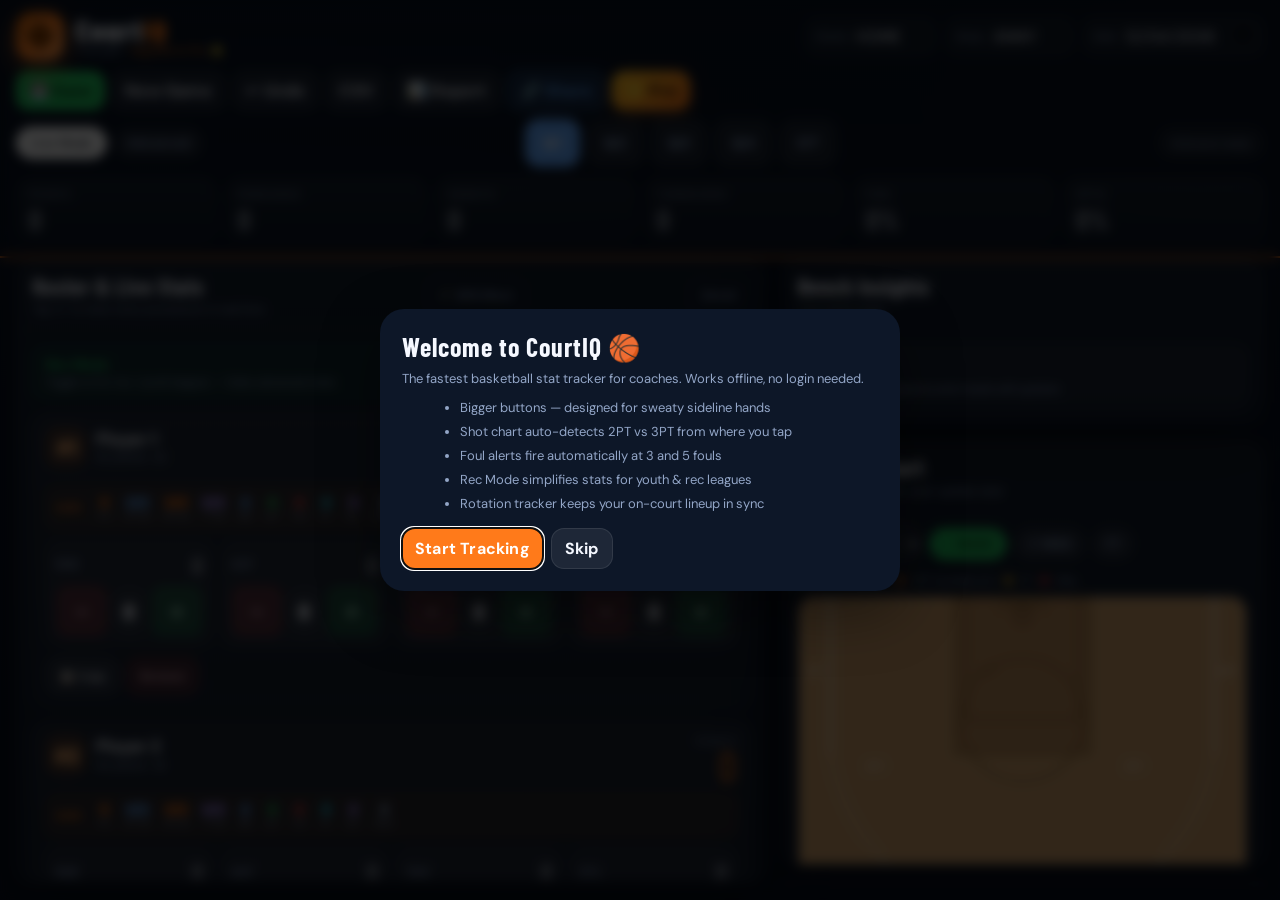
<file: index.html>
<!DOCTYPE html>
<html lang="en">
<head>
<meta charset="UTF-8"/>
<meta name="viewport" content="width=device-width,initial-scale=1.0,viewport-fit=cover"/>
<meta name="theme-color" content="#0b1220"/>
<meta name="apple-mobile-web-app-capable" content="yes"/>
<title>CourtIQ — Basketball Stat Tracker</title>
<link href="https://fonts.googleapis.com/css2?family=Barlow+Condensed:wght@700;800;900&family=DM+Sans:wght@400;500;700&family=DM+Mono:wght@400;500&display=swap" rel="stylesheet"/>
<style>
:root{
  --bg:#08111f;--panel:#0e1728;--panel2:#132038;--panel3:#182744;
  --border:#25385a;--text:#f5f8ff;--muted:#93a6c7;--dim:#62779b;
  --accent:#ff7a1a;--accent2:#ffb36e;--green:#22c55e;--red:#ef4444;
  --blue:#60a5fa;--gold:#fbbf24;--purple:#a78bfa;--cyan:#22d3ee;
  --shadow:0 20px 60px rgba(0,0,0,.4);--r:22px;
}
*{box-sizing:border-box;-webkit-tap-highlight-color:transparent}
html,body{height:100%;margin:0}
body{
  font-family:"DM Sans",system-ui,sans-serif;color:var(--text);
  background:radial-gradient(1200px 700px at 20% -10%,rgba(96,165,250,.10),transparent 55%),
    radial-gradient(900px 600px at 100% 0%,rgba(255,122,26,.10),transparent 45%),
    linear-gradient(180deg,#08111f,#0a1323 35%,#09111f 100%);
  overflow:hidden;
}
button,input,select{font:inherit;cursor:pointer}
.app{height:100%;display:grid;grid-template-rows:auto 1fr auto}

/* TOPBAR */
.topbar{
  position:sticky;top:0;z-index:20;backdrop-filter:blur(18px);
  background:linear-gradient(180deg,rgba(8,17,31,.96),rgba(8,17,31,.82));
  border-bottom:2px solid var(--accent);
}
.topbar-inner{display:flex;gap:10px;align-items:center;justify-content:space-between;padding:12px 16px 8px;flex-wrap:wrap}
.brand{display:flex;align-items:center;gap:12px;flex-shrink:0}
/* LOGO — basketball icon */
.logo-wrap{
  width:48px;height:48px;border-radius:16px;flex-shrink:0;
  background:linear-gradient(135deg,#c55a00,#ff7a1a,#ff9d4f);
  box-shadow:0 8px 24px rgba(255,122,26,.45);
  display:grid;place-items:center;overflow:hidden;position:relative;
}
.logo-wrap::before{
  content:'';position:absolute;inset:0;
  background:radial-gradient(circle at 50% 50%,rgba(255,255,255,.15),transparent 70%);
}
.logo-svg{width:30px;height:30px;position:relative;z-index:1}
.brand-text{display:flex;flex-direction:column;gap:1px}
.brand-name{font-family:"Barlow Condensed",sans-serif;font-size:28px;font-weight:900;letter-spacing:2px;line-height:1;color:var(--text)}
.brand-name em{color:var(--accent);font-style:normal}
.brand-sub{font-size:11px;color:var(--muted);line-height:1}
.pro-badge{
  display:inline-flex;align-items:center;gap:4px;
  background:linear-gradient(135deg,var(--gold),#f97316);
  color:#1a0800;font-size:9px;font-weight:900;letter-spacing:1.5px;
  padding:2px 7px;border-radius:999px;margin-left:6px;vertical-align:middle;
}
.meta{display:flex;gap:8px;flex-wrap:wrap;align-items:center}
.field{display:flex;align-items:center;gap:7px;background:rgba(255,255,255,.04);border:1px solid rgba(255,255,255,.07);border-radius:13px;padding:7px 10px}
.field label{color:var(--muted);font-size:11px;white-space:nowrap}
.field input{background:transparent;border:none;outline:none;color:var(--text);min-width:0}
.actions{display:flex;gap:6px;flex-wrap:wrap;align-items:center}
.btn{border:none;border-radius:13px;padding:9px 13px;min-height:38px;font-weight:700;letter-spacing:.2px;transition:transform .12s,opacity .15s;white-space:nowrap}
.btn:active{transform:scale(.96)}
.btn-success{background:var(--green);color:#011a09}
.btn-secondary{background:rgba(255,255,255,.07);color:var(--text);border:1px solid rgba(255,255,255,.09)}
.btn-ghost{background:transparent;color:var(--muted);border:1px solid rgba(255,255,255,.09)}
.btn-share{background:rgba(96,165,250,.15);color:var(--blue);border:1px solid rgba(96,165,250,.35)}
.btn-upgrade{background:linear-gradient(135deg,var(--gold),#f97316);color:#1a0800;font-weight:900;box-shadow:0 4px 14px rgba(255,122,26,.35)}
.btn-primary{background:var(--accent);color:white}
.btn-danger{background:rgba(239,68,68,.16);color:#fecaca;border:1px solid rgba(239,68,68,.25)}

/* CONTROLS ROW */
.controls{display:flex;gap:8px;align-items:center;justify-content:space-between;padding:0 16px 10px;flex-wrap:wrap}
.segmented,.quarter-strip{display:flex;gap:6px;flex-wrap:wrap}
.seg,.pill{border:none;border-radius:999px;padding:8px 14px;background:rgba(255,255,255,.07);color:var(--muted);font-weight:800;letter-spacing:.3px;font-size:12px;transition:all .15s}
.qbtn{border:none;border-radius:14px;padding:10px 18px;min-height:48px;min-width:52px;background:rgba(255,255,255,.07);color:var(--muted);font-weight:900;font-size:15px;letter-spacing:.5px;transition:all .15s}
.qbtn:active{transform:scale(.92)}
.seg.active,.qbtn.active{background:white;color:#0b1220}
.qbtn[data-q="1"].active{background:#60a5fa;color:#fff}
.qbtn[data-q="2"].active{background:#a78bfa;color:#fff}
.qbtn[data-q="3"].active{background:var(--accent);color:#fff}
.qbtn[data-q="4"].active{background:#22c55e;color:#011a09}
.qbtn[data-q="OT"].active{background:#f87171;color:#fff}
.pill.active{background:white;color:#0b1220}
.pill.made.active{background:rgba(34,197,94,.9);color:#011a09}
.pill.miss.active{background:rgba(239,68,68,.9);color:#fff}
.pill.ft.active{background:rgba(251,191,36,.9);color:#1a0800}
.status-chip{padding:7px 12px;border-radius:999px;background:rgba(255,255,255,.05);border:1px solid rgba(255,255,255,.08);color:var(--muted);font-size:11px}

/* SUMMARY BAR */
.summary{display:grid;grid-template-columns:repeat(6,minmax(0,1fr));gap:8px;padding:0 16px 12px}
.kpi{background:linear-gradient(180deg,rgba(255,255,255,.05),rgba(255,255,255,.02));border:1px solid rgba(255,255,255,.07);border-radius:16px;padding:10px 12px}
.kpi .label{color:var(--muted);font-size:10px;text-transform:uppercase;letter-spacing:1.2px}
.kpi .value{margin-top:4px;font-family:"Barlow Condensed",sans-serif;font-size:28px;line-height:1}

/* MAIN LAYOUT */
.main{min-height:0;display:grid;grid-template-columns:1.4fr .9fr;gap:14px;padding:0 16px 16px;overflow:hidden}
.panel{min-height:0;background:linear-gradient(180deg,rgba(255,255,255,.04),rgba(255,255,255,.025));border:1px solid rgba(255,255,255,.07);border-radius:var(--r);box-shadow:var(--shadow);overflow:hidden}
.panel-head{display:flex;justify-content:space-between;align-items:center;gap:10px;padding:14px 16px;border-bottom:1px solid rgba(255,255,255,.06)}
.panel-head h2{margin:0;font-family:"Barlow Condensed",sans-serif;letter-spacing:1px;font-size:22px}
.panel-head p{margin:3px 0 0;color:var(--muted);font-size:11px}
.panel-body{min-height:0;height:calc(100% - 76px);overflow:auto;padding:14px;scrollbar-width:thin;scrollbar-color:var(--accent) var(--panel2)}
.panel-body::-webkit-scrollbar{width:6px}.panel-body::-webkit-scrollbar-track{background:var(--panel2)}.panel-body::-webkit-scrollbar-thumb{background:var(--accent);border-radius:3px}

/* PLAYER CARDS */
.players,.insights,.history{display:grid;gap:10px}

/* FOUL ALERTS */
.player-card.foul-warn{border-color:rgba(251,191,36,.4);background:linear-gradient(180deg,rgba(251,191,36,.05),rgba(255,255,255,.02))}
.player-card.foul-danger{border-color:rgba(239,68,68,.5);background:linear-gradient(180deg,rgba(239,68,68,.07),rgba(255,255,255,.02))}
.foul-alert{display:inline-flex;align-items:center;gap:5px;background:rgba(239,68,68,.18);border:1px solid rgba(239,68,68,.4);border-radius:8px;padding:5px 11px;font-size:12px;font-weight:700;color:#fecaca;margin-top:6px;animation:pulse-alert 1.2s ease-in-out infinite}
.foul-warn-badge{display:inline-flex;align-items:center;gap:5px;background:rgba(251,191,36,.15);border:1px solid rgba(251,191,36,.35);border-radius:8px;padding:5px 11px;font-size:12px;font-weight:700;color:var(--gold);margin-top:6px}
@keyframes pulse-alert{0%,100%{opacity:1}50%{opacity:.5}}
.player-card{background:linear-gradient(180deg,rgba(255,255,255,.045),rgba(255,255,255,.025));border:1px solid rgba(255,255,255,.07);border-radius:18px;padding:14px}
.player-top{display:flex;justify-content:space-between;align-items:flex-start;gap:10px;flex-wrap:wrap}
.player-id{display:flex;align-items:center;gap:10px}
.badge{min-width:40px;height:40px;border-radius:13px;display:grid;place-items:center;background:rgba(255,122,26,.15);border:1px solid rgba(255,122,26,.3);color:var(--accent2);font-family:"Barlow Condensed",sans-serif;font-size:22px;font-weight:900}
.player-name{font-weight:800;font-size:17px;line-height:1.1}
.player-sub{color:var(--muted);font-size:11px;margin-top:2px}
.points{text-align:right}
.points .label{color:var(--muted);font-size:10px;text-transform:uppercase;letter-spacing:1px}
.points .value{font-family:"Barlow Condensed",sans-serif;font-size:42px;line-height:.85;color:var(--accent)}

/* GAME TOTALS BAR */

/* REC MODE */
.rec-mode-bar{display:flex;align-items:center;justify-content:space-between;background:rgba(34,197,94,.07);border:1px solid rgba(34,197,94,.2);border-radius:12px;padding:10px 14px;margin-bottom:12px}
.rec-mode-title{font-size:13px;font-weight:700;color:var(--green)}
.rec-mode-sub{font-size:11px;color:var(--muted);margin-top:2px}
.toggle-wrap{display:flex;align-items:center;gap:8px}
.toggle-lbl{font-size:11px;color:var(--muted)}
.toggle{position:relative;width:44px;height:24px;flex-shrink:0}
.toggle input{opacity:0;width:0;height:0;position:absolute}
.toggle-track{position:absolute;inset:0;background:rgba(255,255,255,.12);border-radius:999px;cursor:pointer;transition:background .2s}
.toggle input:checked+.toggle-track{background:var(--green)}
.toggle-thumb{position:absolute;top:3px;left:3px;width:18px;height:18px;background:white;border-radius:50%;transition:transform .2s;pointer-events:none}
.toggle input:checked~.toggle-thumb{transform:translateX(20px)}
.game-totals-bar{
  display:flex;align-items:center;flex-wrap:nowrap;overflow-x:auto;
  background:rgba(255,122,26,.07);border:1px solid rgba(255,122,26,.2);
  border-radius:12px;padding:7px 10px;margin:10px 0;gap:0;scrollbar-width:none;
}
.game-totals-bar::-webkit-scrollbar{display:none}
.gtb-lbl{font-family:"Barlow Condensed",sans-serif;font-size:9px;font-weight:800;letter-spacing:2px;color:var(--accent);padding-right:8px;flex-shrink:0;text-transform:uppercase}
.gtb-cell{display:flex;flex-direction:column;align-items:center;padding:1px 7px;flex-shrink:0;border-right:1px solid rgba(255,255,255,.08)}
.gtb-cell:last-child{border-right:none}
.gtb-v{font-family:"Barlow Condensed",sans-serif;font-size:15px;font-weight:900;line-height:1}
.gtb-l{font-family:"DM Mono",monospace;font-size:7px;color:var(--muted);margin-top:2px;white-space:nowrap}

/* STAT GRID */

/* ROTATION TRACKER */
.rotation-section{margin-top:12px;background:rgba(96,165,250,.05);border:1px solid rgba(96,165,250,.2);border-radius:14px;padding:12px}
.rotation-title{font-size:11px;font-weight:800;letter-spacing:1.5px;color:var(--blue);text-transform:uppercase;margin-bottom:10px;display:flex;align-items:center;justify-content:space-between}
.rotation-grid{display:grid;grid-template-columns:repeat(5,1fr);gap:6px}
.rot-slot{border:2px dashed rgba(255,255,255,.15);border-radius:10px;min-height:56px;display:flex;flex-direction:column;align-items:center;justify-content:center;gap:3px;cursor:pointer;transition:all .15s;padding:4px}
.rot-slot.filled{border-style:solid;border-color:var(--blue);background:rgba(96,165,250,.1)}
.rot-slot.filled:hover{background:rgba(239,68,68,.15);border-color:var(--red)}
.rot-slot-num{font-family:"Barlow Condensed",sans-serif;font-size:16px;font-weight:900;color:var(--blue)}
.rot-slot-name{font-size:9px;color:var(--muted);text-align:center;line-height:1.2;max-width:50px;overflow:hidden;text-overflow:ellipsis;white-space:nowrap}
.rot-bench-title{font-size:10px;color:var(--muted);margin:8px 0 5px;letter-spacing:1px;text-transform:uppercase}
.rot-bench-row{display:flex;flex-wrap:wrap;gap:5px}
.rot-bench-btn{background:rgba(255,255,255,.06);border:1px solid rgba(255,255,255,.12);border-radius:8px;padding:6px 12px;font-size:11px;font-weight:700;color:var(--text);cursor:pointer;transition:all .12s}
.rot-bench-btn:hover{background:rgba(96,165,250,.15);border-color:var(--blue);color:var(--blue)}
.live-grid{display:grid;grid-template-columns:repeat(4,minmax(0,1fr));gap:8px;margin-top:10px}
.stat-tile{background:rgba(255,255,255,.04);border:1px solid rgba(255,255,255,.07);border-radius:14px;padding:9px}
.stat-header{display:flex;justify-content:space-between;align-items:center;margin-bottom:6px}
.stat-name{font-size:11px;color:var(--muted);font-weight:700;text-transform:uppercase;letter-spacing:.8px}
.stat-val{font-family:"Barlow Condensed",sans-serif;font-size:24px}
.stepper{display:grid;grid-template-columns:52px 1fr 52px;gap:6px;align-items:center}
.stepper button{border:none;border-radius:12px;height:52px;font-size:24px;font-weight:700;transition:transform .08s}
.stepper button:active{transform:scale(.88)}
.stepper .minus{background:rgba(239,68,68,.22);color:#fecaca}
.stepper .minus:active{background:rgba(239,68,68,.55)}
.stepper .plus{background:rgba(34,197,94,.22);color:#bbf7d0}
.stepper .plus:active{background:rgba(34,197,94,.55)}
.stepper .display{text-align:center;font-weight:900;font-size:22px;background:rgba(255,255,255,.04);border:1px solid rgba(255,255,255,.07);border-radius:12px;padding:10px 0;font-family:"Barlow Condensed",sans-serif}
.advanced-grid{margin-top:10px;display:grid;grid-template-columns:repeat(3,minmax(0,1fr));gap:8px}
.mini{background:rgba(255,255,255,.04);border:1px solid rgba(255,255,255,.07);border-radius:14px;padding:9px}
.mini h4{margin:0 0 7px;color:var(--muted);font-size:10px;letter-spacing:1px;text-transform:uppercase}

/* ADD PLAYER */

/* OPPONENT STATS */
.opp-row{display:flex;align-items:center;gap:8px;background:rgba(167,139,250,.06);border:1px solid rgba(167,139,250,.2);border-radius:12px;padding:9px 12px;margin-top:6px}
.opp-label{font-size:11px;font-weight:700;color:var(--purple);min-width:60px}
.opp-stepper{display:flex;align-items:center;gap:6px}
.opp-btn{background:rgba(167,139,250,.15);border:1px solid rgba(167,139,250,.3);border-radius:9px;width:44px;height:44px;font-size:22px;font-weight:700;color:var(--purple);display:flex;align-items:center;justify-content:center}
.opp-btn:active{transform:scale(.88)}
.opp-val{font-family:"Barlow Condensed",sans-serif;font-size:22px;font-weight:900;color:var(--purple);min-width:36px;text-align:center}
.pro-teaser{background:rgba(251,191,36,.07);border:1px solid rgba(251,191,36,.2);border-radius:12px;padding:10px 14px;margin-top:10px;display:flex;align-items:center;gap:10px;cursor:pointer}
.pro-teaser:hover{background:rgba(251,191,36,.12)}
.pro-teaser-text{flex:1;font-size:12px;color:var(--muted)}
.pro-teaser-text strong{color:var(--gold);display:block;font-size:13px;margin-bottom:2px}
.pro-teaser-btn{background:linear-gradient(135deg,var(--gold),#f97316);color:#1a0800;font-size:11px;font-weight:900;padding:6px 12px;border:none;border-radius:9px;cursor:pointer;white-space:nowrap}
.add-player{display:grid;grid-template-columns:80px 1.2fr 1fr auto;gap:8px;margin-top:10px}
.add-player input,.select{background:rgba(255,255,255,.05);color:var(--text);border:1px solid rgba(255,255,255,.09);border-radius:13px;padding:11px 12px;outline:none}
.add-player input:focus,.select:focus{border-color:var(--accent)}
.small-actions{display:flex;gap:6px;flex-wrap:wrap;align-items:center;margin-top:10px}

/* SIDE STACK */
.side-stack{display:grid;grid-template-rows:auto auto 1fr;gap:14px;min-height:0}
.insight{background:rgba(255,255,255,.04);border:1px solid rgba(255,255,255,.07);border-radius:14px;padding:11px}
.insight strong{display:block;margin-bottom:3px;font-size:13px}
.insight span{color:var(--muted);font-size:12px}

/* SHOT CHART */
.shot-sync-note{transition:color .2s;font-size:11px}
.live-badge{display:inline-block;background:rgba(34,197,94,.18);border:1px solid rgba(34,197,94,.35);color:#22c55e;border-radius:5px;padding:1px 6px;font-size:9px;font-weight:700;margin-right:4px}
.shot-zone-legend{display:flex;align-items:center;gap:8px;padding:5px 0 7px;font-size:10px;color:var(--muted);flex-wrap:wrap}
.zone-dot{width:9px;height:9px;border-radius:50%;display:inline-block;border:2px solid}
.zone-dot.two{background:rgba(34,197,94,.3);border-color:#22c55e}
.zone-dot.three{background:rgba(249,115,22,.3);border-color:#f97316}
.zone-dot.ft-dot{background:rgba(251,191,36,.3);border-color:#fbbf24}
.zone-dot.miss-dot{background:rgba(239,68,68,.3);border-color:#ef4444}
.court-wrap{border-radius:18px;overflow:hidden;border:3px solid rgba(255,255,255,.1)}
#court{display:block;width:100%;height:auto;touch-action:none;cursor:crosshair}
.shot-controls{display:flex;gap:7px;flex-wrap:wrap;align-items:center;margin-bottom:8px}
.shot-stats-row{display:grid;grid-template-columns:repeat(4,1fr);gap:7px;margin-top:9px}
.ss-cell{background:rgba(255,255,255,.04);border:1px solid rgba(255,255,255,.07);border-radius:11px;display:flex;flex-direction:column;align-items:center;padding:7px 5px;gap:2px}
.ss-v{font-family:"Barlow Condensed",sans-serif;font-size:17px;font-weight:900}
.ss-lbl{font-family:"DM Mono",monospace;font-size:8px;color:var(--muted);text-transform:uppercase}

/* HISTORY */
.history-card{background:rgba(255,255,255,.04);border:1px solid rgba(255,255,255,.07);border-radius:16px;padding:12px}
.history-top{display:flex;justify-content:space-between;align-items:flex-start;gap:8px}
.history-meta{color:var(--muted);font-size:11px;margin-top:3px}

/* FOOTER */

/* SMS BLAST DIALOG */
.sms-player-list{display:grid;gap:7px;max-height:220px;overflow-y:auto;margin:10px 0}
.sms-player-row{display:flex;align-items:center;gap:10px;background:rgba(255,255,255,.04);border:1px solid rgba(255,255,255,.07);border-radius:11px;padding:9px 12px}
.sms-check{width:20px;height:20px;accent-color:var(--accent);cursor:pointer}
.sms-player-name{flex:1;font-size:13px}
.sms-player-pts{font-family:"Barlow Condensed",sans-serif;font-size:16px;font-weight:900;color:var(--accent)}
.sms-preview{background:rgba(255,255,255,.04);border:1px solid rgba(255,255,255,.07);border-radius:11px;padding:10px 12px;font-size:11px;color:var(--muted);line-height:1.6;margin:10px 0;white-space:pre-wrap;max-height:130px;overflow-y:auto;font-family:"DM Mono",monospace}
/* INSTALL BANNER */
.install-banner{display:none;align-items:center;gap:10px;background:rgba(255,122,26,.1);border-bottom:1px solid rgba(255,122,26,.25);padding:9px 16px}
.install-banner.show{display:flex}
.install-banner-text{flex:1;font-size:12px;color:var(--text)}
.install-banner-text strong{color:var(--accent)}
.install-banner-btn{background:var(--accent);color:#1a0800;font-weight:900;font-size:12px;padding:7px 14px;border:none;border-radius:10px;cursor:pointer;white-space:nowrap}
.install-dismiss{background:transparent;border:none;color:var(--muted);font-size:18px;padding:4px 8px;cursor:pointer}
/* FEAT-NEW BADGE */
.feat-new{display:inline-block;background:rgba(34,197,94,.15);color:#22c55e;border:1px solid rgba(34,197,94,.3);font-size:9px;font-weight:900;padding:1px 6px;border-radius:999px;margin-left:5px;vertical-align:middle}
.footerbar{display:none}

/* TOAST */
.toast{position:fixed;left:50%;bottom:20px;transform:translateX(-50%) translateY(12px);padding:11px 16px;border-radius:14px;background:rgba(10,16,28,.95);color:var(--text);border:1px solid rgba(255,255,255,.09);box-shadow:var(--shadow);opacity:0;pointer-events:none;transition:.2s ease;z-index:9999;white-space:nowrap;font-size:13px}
.toast.show{opacity:1;transform:translateX(-50%) translateY(0)}
.empty{padding:16px;border:1px dashed rgba(255,255,255,.12);border-radius:16px;text-align:center;color:var(--muted);font-size:12px}

/* DIALOGS */
dialog{border:none;border-radius:24px;max-width:520px;width:min(520px,calc(100vw - 20px));padding:0;background:#0d1728;color:var(--text);box-shadow:var(--shadow);max-height:90vh;overflow-y:auto}
dialog::backdrop{background:rgba(0,0,0,.75);backdrop-filter:blur(6px)}
.modal{padding:22px}
.modal h3{margin:0 0 7px;font-family:"Barlow Condensed",sans-serif;font-size:26px;letter-spacing:1px}
.modal>p{margin:0 0 12px;color:var(--muted);font-size:13px}
.modal ul{margin:0 0 16px 18px;color:var(--muted);font-size:13px}
.modal li{margin:7px 0}
.modal-actions{display:flex;gap:8px;flex-wrap:wrap}

/* SHARE DIALOG */
.share-grid{display:grid;grid-template-columns:1fr 1fr;gap:9px;margin-bottom:14px}
.share-card{display:flex;flex-direction:column;align-items:center;gap:5px;padding:14px 9px;border-radius:15px;border:1px solid rgba(255,255,255,.1);background:rgba(255,255,255,.05);cursor:pointer;transition:transform .12s,background .15s;color:var(--text);font:inherit}
.share-card:active{transform:scale(.95)}
.share-card.primary{background:rgba(255,122,26,.12);border-color:rgba(255,122,26,.35)}
.share-card.blue{background:rgba(96,165,250,.1);border-color:rgba(96,165,250,.3)}
.share-card.green{background:rgba(34,197,94,.1);border-color:rgba(34,197,94,.3)}
.share-card.purple{background:rgba(167,139,250,.1);border-color:rgba(167,139,250,.3)}
.share-icon{font-size:26px}
.share-label{font-family:"Barlow Condensed",sans-serif;font-size:13px;font-weight:800;letter-spacing:1px}
.share-sub{font-size:10px;color:var(--muted);text-align:center}
.share-url-row{display:flex;align-items:center;gap:7px;background:rgba(255,255,255,.04);border:1px solid rgba(255,255,255,.08);border-radius:11px;padding:9px 11px;margin-bottom:12px}
.share-url-text{flex:1;font-family:"DM Mono",monospace;font-size:10px;color:var(--muted);word-break:break-all;overflow:hidden;text-overflow:ellipsis;white-space:nowrap}

/* UPGRADE DIALOG */
.upgrade-modal{padding:0}
.upgrade-hero{background:linear-gradient(135deg,#1a2e0a 0%,#0d1728 100%);padding:26px 22px 18px;text-align:center;border-bottom:1px solid rgba(255,255,255,.07)}
.upgrade-crown{font-size:38px;display:block;margin-bottom:7px}
.upgrade-hero h3{margin:0 0 5px;font-family:"Barlow Condensed",sans-serif;font-size:30px;letter-spacing:1px;color:var(--gold)}
.upgrade-hero p{margin:0;color:var(--muted);font-size:12px}
.upgrade-feats{list-style:none;margin:0;padding:16px 22px 0}
.upgrade-feats li{display:flex;align-items:flex-start;gap:10px;margin-bottom:12px}
.feat-icon{font-size:17px;flex-shrink:0;margin-top:1px}
.upgrade-feats strong{display:block;font-size:13px;margin-bottom:1px}
.feat-sub{font-size:11px;color:var(--muted)}
.upgrade-pricing{display:grid;grid-template-columns:1fr 1fr;gap:9px;padding:14px 22px}
.price-card{background:rgba(255,255,255,.04);border:1px solid rgba(255,255,255,.1);border-radius:15px;padding:13px;text-align:center;cursor:pointer;transition:transform .12s;position:relative;overflow:hidden}
.price-card:active{transform:scale(.97)}
.price-card.best{border-color:var(--gold);background:rgba(251,191,36,.07)}
.price-best-badge{position:absolute;top:0;right:0;background:var(--gold);color:#1a0800;font-size:8px;font-weight:900;letter-spacing:1px;padding:3px 8px;border-radius:0 0 0 9px}
.price-amount{font-family:"Barlow Condensed",sans-serif;font-size:30px;font-weight:900}
.price-period{font-size:11px;color:var(--muted)}
.price-label{font-size:10px;font-weight:700;color:var(--muted);margin-top:3px;letter-spacing:1px}
.upgrade-cta{padding:14px 22px 22px;display:flex;flex-direction:column;gap:7px}
.btn-upgrade-main{background:linear-gradient(135deg,var(--gold),#f97316);color:#1a0800;font-weight:900;font-size:14px;letter-spacing:1px;border:none;border-radius:13px;padding:13px;cursor:pointer;transition:transform .12s,opacity .12s;min-height:44px}
.btn-upgrade-main:active{transform:scale(.97);opacity:.88}
.upgrade-note{font-size:10px;color:var(--dim);text-align:center;line-height:1.5}

/* RESPONSIVE */
@media(max-width:1180px){.summary{grid-template-columns:repeat(3,minmax(0,1fr))}.main{grid-template-columns:1fr}}
@media(max-width:760px){
  body{overflow:auto}.app{height:auto;min-height:100%}
  .summary{grid-template-columns:repeat(2,minmax(0,1fr))}
  .live-grid{grid-template-columns:repeat(2,minmax(0,1fr))}
  .advanced-grid{grid-template-columns:1fr}
  .add-player{grid-template-columns:1fr 1fr}.add-player .wide{grid-column:span 2}
  .topbar-inner,.controls,.summary,.main{padding-left:12px;padding-right:12px}
  .footerbar{display:flex;position:sticky;bottom:0;z-index:30;background:rgba(8,17,31,.95);backdrop-filter:blur(18px);border-top:1px solid rgba(255,255,255,.08);padding:9px 12px env(safe-area-inset-bottom);gap:7px}
  .footerbar .btn{flex:1;font-size:12px;padding:9px 6px}
}
</style>
</head>
<body>
<div class="app">

  <!-- PWA INSTALL BANNER -->
  <div class="install-banner" id="installBanner">
    <div class="install-banner-text"><strong>Add CourtIQ to your home screen</strong> — one-tap sideline access, works offline</div>
    <button class="install-banner-btn" id="installBtn">Add to Home Screen</button>
    <button class="install-dismiss" id="installDismiss">✕</button>
  </div>

  <!-- ═══ HEADER ═══ -->
  <header class="topbar">
    <div class="topbar-inner">

      <!-- BRAND / LOGO -->
      <div class="brand">
        <div class="logo-wrap">
          <svg class="logo-svg" viewBox="0 0 30 30" fill="none" xmlns="http://www.w3.org/2000/svg">
            <circle cx="15" cy="15" r="13" fill="#c55a00" stroke="#ff9d4f" stroke-width="1.5"/>
            <path d="M 15 2 Q 20 8 20 15 Q 20 22 15 28" stroke="#1a0800" stroke-width="1.8" fill="none"/>
            <path d="M 15 2 Q 10 8 10 15 Q 10 22 15 28" stroke="#1a0800" stroke-width="1.8" fill="none"/>
            <path d="M 2 15 Q 8 10 15 10 Q 22 10 28 15" stroke="#1a0800" stroke-width="1.8" fill="none"/>
            <path d="M 2 15 Q 8 20 15 20 Q 22 20 28 15" stroke="#1a0800" stroke-width="1.8" fill="none"/>
          </svg>
        </div>
        <div class="brand-text">
          <div class="brand-name">Court<em>IQ</em></div>
          <div class="brand-sub" id="proLabel">Free plan · <a href="#" id="upgradeLink" style="color:var(--accent);text-decoration:none">Upgrade to Pro ⭐</a></div>
        </div>
      </div>

      <!-- GAME META -->
      <div class="meta">
        <div class="field"><label>Home</label><input id="homeTeam" value="HOME" maxlength="14" style="width:72px"></div>
        <div class="field"><label>Away</label><input id="awayTeam" value="AWAY" maxlength="14" style="width:72px"></div>
        <div class="field"><label>Date</label><input id="gameDate" type="date" style="width:130px"></div>
      </div>

      <!-- ACTION BUTTONS -->
      <div class="actions">
        <button class="btn btn-success" id="saveBtn">💾 Save</button>
        <button class="btn btn-secondary" id="newBtn">New Game</button>
        <button class="btn btn-secondary" id="undoBtn">↩ Undo</button>
        <button class="btn btn-secondary" id="csvBtn">CSV</button>
        <button class="btn btn-secondary" id="reportBtn">📊 Report</button>
        <button class="btn btn-share" id="shareBtn">🔗 Share</button>
        <button class="btn btn-upgrade" id="upgradeBtn">⭐ Pro</button>
      </div>
    </div>

    <!-- CONTROLS ROW -->
    <div class="controls">
      <div class="segmented" id="modeTabs">
        <button class="seg active" data-mode="live">Live Mode</button>
        <button class="seg" data-mode="advanced">Advanced</button>
      </div>
      <div class="quarter-strip" id="quarterTabs">
        <button class="qbtn active" data-q="1">Q1</button>
        <button class="qbtn" data-q="2">Q2</button>
        <button class="qbtn" data-q="3">Q3</button>
        <button class="qbtn" data-q="4">Q4</button>
        <button class="qbtn" data-q="OT">OT</button>
      </div>
      <div class="status-chip" id="autosaveStatus">Autosave ready</div>
    </div>

    <!-- TEAM KPIs -->
    <section class="summary">
      <div class="kpi"><div class="label">Points</div><div class="value" id="teamPts">0</div></div>
      <div class="kpi"><div class="label">Rebounds</div><div class="value" id="teamReb">0</div></div>
      <div class="kpi"><div class="label">Assists</div><div class="value" id="teamAst">0</div></div>
      <div class="kpi"><div class="label">Turnovers</div><div class="value" id="teamTov">0</div></div>
      <div class="kpi"><div class="label">FG%</div><div class="value" id="teamFg">0%</div></div>
      <div class="kpi"><div class="label">3PT%</div><div class="value" id="team3p">0%</div></div>
    </section>
  </header>

  <!-- ═══ MAIN ═══ -->
  <main class="main">

    <!-- LEFT: ROSTER -->
    <section class="panel">
      <div class="panel-head">
        <div>
          <h2>Roster &amp; Live Stats</h2>
          <p>Tap +/− to track every possession in real time</p>
        </div>
        <button class="btn btn-ghost" id="smsBlastBtn" style="font-size:11px">📲 SMS Blast</button>
        <button class="btn btn-ghost" id="toggleModeBtn" style="font-size:11px">Detail</button>
      </div>
      <div class="panel-body">
        <!-- REC MODE TOGGLE -->
        <div class="rec-mode-bar">
          <div>
            <div class="rec-mode-title">Rec Mode</div>
            <div class="rec-mode-sub" id="recModeSub">Toggle on for rec / youth leagues — hides advanced stats</div>
          </div>
          <div class="toggle-wrap">
            <span class="toggle-lbl" id="recModeLbl">Off</span>
            <label class="toggle">
              <input type="checkbox" id="recModeToggle">
              <div class="toggle-track"></div>
              <div class="toggle-thumb"></div>
            </label>
          </div>
        </div>

        <div class="players" id="players"></div>

        <!-- ROTATION TRACKER -->
        <div class="rotation-section">
          <div class="rotation-title">
            <span>On Court — Q<span id="rotQ">1</span></span>
            <button class="btn btn-ghost" id="clearRotBtn" style="font-size:10px;min-height:28px;padding:4px 10px">Clear</button>
          </div>
          <div class="rotation-grid" id="rotationGrid"></div>
          <div class="rot-bench-title">Bench — tap to sub in</div>
          <div class="rot-bench-row" id="rotBenchRow"></div>
        </div>

        <!-- PRO TEASER: opponent stats -->
        <div class="pro-teaser" id="oppTeaser" onclick="openUpgrade()">
          <div class="pro-teaser-text">
            <strong>⭐ Opponent Stats — Pro Feature</strong>
            Track the other team's points, rebounds &amp; fouls side by side
          </div>
          <button class="pro-teaser-btn">Unlock</button>
        </div>

        <!-- OPPONENT STATS (Pro) -->
        <div id="oppStatsSection" style="display:none">
          <div style="font-size:11px;font-weight:800;letter-spacing:1.5px;color:var(--purple);text-transform:uppercase;margin:12px 0 8px">Opponent Stats</div>
          <div class="opp-row"><span class="opp-label">Points</span><div class="opp-stepper"><button class="opp-btn" id="oppPtsDn">−</button><div class="opp-val" id="oppPtsVal">0</div><button class="opp-btn" id="oppPtsUp">+</button></div></div>
          <div class="opp-row"><span class="opp-label">Rebounds</span><div class="opp-stepper"><button class="opp-btn" id="oppRebDn">−</button><div class="opp-val" id="oppRebVal">0</div><button class="opp-btn" id="oppRebUp">+</button></div></div>
          <div class="opp-row"><span class="opp-label">Fouls</span><div class="opp-stepper"><button class="opp-btn" id="oppFoulDn">−</button><div class="opp-val" id="oppFoulVal">0</div><button class="opp-btn" id="oppFoulUp">+</button></div></div>
        </div>

        <div class="add-player" style="margin-top:14px">
          <input id="addNum" placeholder="#" style="text-align:center">
          <input id="addName" placeholder="Player name">
          <input id="addPhone" placeholder="Phone (optional)" class="wide">
          <button class="btn btn-primary wide" id="addBtn">+ Add Player</button>
        </div>
      </div>
    </section>

    <!-- RIGHT: SIDE STACK -->
    <section class="side-stack">

      <!-- BENCH INSIGHTS -->
      <section class="panel">
        <div class="panel-head"><div><h2>Bench Insights</h2><p>Live coach reads</p></div></div>
        <div class="panel-body"><div class="insights" id="insights"></div></div>
      </section>

      <!-- SHOT CHART -->
      <section class="panel">
        <div class="panel-head">
          <div>
            <h2>🏀 Shot Chart</h2>
            <p id="shotSyncNote" class="shot-sync-note">Select a player · clicks auto-update stats</p>
          </div>
        </div>
        <div class="panel-body">
          <div class="shot-controls">
            <select class="select" id="shotPlayer" style="font-size:12px;padding:7px 8px"></select>
            <button class="pill made active" data-shot="made">✓ MADE</button>
            <button class="pill miss" data-shot="miss">✗ MISS</button>
            <button class="pill ft" data-shot="ft">FT</button>
          </div>
          <div class="shot-zone-legend">
            <span class="zone-dot two"></span><span>2PT (inside arc)</span>
            <span class="zone-dot three"></span><span>3PT (outside arc)</span>
            <span class="zone-dot ft-dot"></span><span>FT</span>
            <span class="zone-dot miss-dot"></span><span>Miss</span>
          </div>
          <div class="court-wrap">
            <svg id="court" viewBox="0 0 400 360" xmlns="http://www.w3.org/2000/svg">
              <rect width="400" height="360" fill="#c69966"/>
              <rect x="140" y="0" width="120" height="140" fill="#b18354" stroke="#8a6535" stroke-width="2"/>
              <rect x="150" y="0" width="100" height="110" fill="none" stroke="#8a6535" stroke-width="2"/>
              <circle cx="200" cy="110" r="55" fill="none" stroke="#8a6535" stroke-width="2"/>
              <rect x="185" y="5" width="30" height="4" fill="#8a6535"/>
              <circle cx="200" cy="17" r="7" fill="none" stroke="#7a5530" stroke-width="2.5"/>
              <path d="M 178 17 A 22 22 0 0 1 222 17" fill="none" stroke="#8a6535" stroke-width="1.5"/>
              <!-- 3-pt arc — white dashed for clarity -->
              <path d="M 28 0 L 28 140 A 174 174 0 0 0 372 140 L 372 0" fill="none" stroke="rgba(255,255,255,0.5)" stroke-width="2" stroke-dasharray="6,4"/>
              <!-- corner 3-pt boundary lines -->
              <line x1="28" y1="0" x2="28" y2="140" stroke="rgba(255,255,255,0.5)" stroke-width="2"/>
              <line x1="372" y1="0" x2="372" y2="140" stroke="rgba(255,255,255,0.5)" stroke-width="2"/>
              <line x1="0" y1="360" x2="400" y2="360" stroke="#8a6535" stroke-width="1" stroke-dasharray="4,4"/>
              <circle cx="200" cy="360" r="44" fill="none" stroke="#8a6535" stroke-width="1.5" stroke-dasharray="4,4"/>
              <!-- 3PT label -->
              <text x="6" y="70" fill="rgba(255,255,255,0.55)" font-size="9" font-family="DM Mono,monospace" font-weight="700">3PT</text>
              <text x="376" y="70" fill="rgba(255,255,255,0.55)" font-size="9" font-family="DM Mono,monospace" font-weight="700">3PT</text>
              <text x="60" y="155" fill="rgba(255,255,255,0.55)" font-size="9" font-family="DM Mono,monospace" font-weight="700">3PT</text>
              <text x="292" y="155" fill="rgba(255,255,255,0.55)" font-size="9" font-family="DM Mono,monospace" font-weight="700">3PT</text>
              <text x="160" y="70" fill="rgba(139,101,53,0.9)" font-size="9" font-family="DM Mono,monospace" font-weight="700">2PT</text>
              <g id="shotLayer"></g>
            </svg>
          </div>
          <div class="shot-stats-row">
            <div class="ss-cell"><span class="ss-v" id="ss-fg">0%</span><span class="ss-lbl">FG%</span></div>
            <div class="ss-cell"><span class="ss-v" style="color:#22c55e" id="ss-2pt">0/0</span><span class="ss-lbl">2PT</span></div>
            <div class="ss-cell"><span class="ss-v" style="color:#f97316" id="ss-3pt">0/0</span><span class="ss-lbl">3PT</span></div>
            <div class="ss-cell"><span class="ss-v" style="color:#fbbf24" id="ss-ft">0/0</span><span class="ss-lbl">FT</span></div>
          </div>
        </div>
      </section>

      <!-- HISTORY -->
      <section class="panel">
        <div class="panel-head"><div><h2>Saved Games</h2><p>Local-first history</p></div></div>
        <div class="panel-body"><div class="history" id="history"></div></div>
      </section>
    </section>
  </main>

  <!-- MOBILE FOOTER -->
  <div class="footerbar">
    <button class="btn btn-success" id="saveBtnM">💾</button>
    <button class="btn btn-secondary" id="newBtnM">New</button>
    <button class="btn btn-secondary" id="undoBtnM">↩</button>
    <button class="btn btn-share" id="shareBtnM">🔗 Share</button>
    <button class="btn btn-upgrade" id="upgradeBtnM">⭐ Pro</button>
  </div>
</div>

<!-- ═══ WELCOME DIALOG ═══ -->
<dialog id="dlgWelcome">
  <div class="modal">
    <h3>Welcome to CourtIQ 🏀</h3>
    <p>The fastest basketball stat tracker for coaches. Works offline, no login needed.</p>
    <ul>
      <li>Bigger buttons — designed for sweaty sideline hands</li>
      <li>Shot chart auto-detects 2PT vs 3PT from where you tap</li>
      <li>Foul alerts fire automatically at 3 and 5 fouls</li>
      <li>Rec Mode simplifies stats for youth &amp; rec leagues</li>
      <li>Rotation tracker keeps your on-court lineup in sync</li>
    </ul>
    <div class="modal-actions">
      <button class="btn btn-primary" id="startBtn">Start Tracking</button>
      <button class="btn btn-secondary" id="skipWelcomeBtn">Skip</button>
    </div>
  </div>
</dialog>

<!-- ═══ REPORT DIALOG ═══ -->
<dialog id="dlgReport">
  <div class="modal">
    <h3>📊 Season Report</h3>
    <p id="reportSummary"></p>
    <div id="reportTable" style="max-height:46vh;overflow:auto;margin-bottom:14px"></div>
    <div class="modal-actions">
      <button class="btn btn-primary" id="printReportBtn">🖨 Print / PDF</button>
      <button class="btn btn-secondary" id="closeReportBtn">Close</button>
    </div>
  </div>
</dialog>

<!-- ═══ SHARE DIALOG ═══ -->
<dialog id="dlgShare">
  <div class="modal">
    <h3>🔗 Share CourtIQ</h3>
    <p>Share this app with your coaching staff, parents, or assistants.</p>
    <div class="share-grid">
      <button class="share-card primary" id="sc-native"><span class="share-icon">📤</span><span class="share-label">SHARE APP</span><span class="share-sub">Messages, AirDrop &amp; more</span></button>
      <button class="share-card blue" id="sc-copy"><span class="share-icon">🔗</span><span class="share-label">COPY LINK</span><span class="share-sub">Paste anywhere</span></button>
      <button class="share-card green" id="sc-sms"><span class="share-icon">💬</span><span class="share-label">TEXT IT</span><span class="share-sub">Send via SMS</span></button>
      <button class="share-card purple" id="sc-email"><span class="share-icon">📧</span><span class="share-label">EMAIL IT</span><span class="share-sub">Send via email</span></button>
    </div>
    <div class="share-url-row">
      <span class="share-url-text" id="shareUrlText"></span>
      <button class="btn btn-secondary" id="copyUrlBtn" style="flex-shrink:0">Copy</button>
    </div>
    <div class="modal-actions">
      <button class="btn btn-secondary" id="closeShareBtn" style="width:100%">Close</button>
    </div>
  </div>
</dialog>

<!-- ═══ UPGRADE DIALOG ═══ -->
<dialog id="dlgUpgrade">
  <div class="modal upgrade-modal">
    <div class="upgrade-hero">
      <span class="upgrade-crown">⭐</span>
      <h3>CourtIQ Pro</h3>
      <p>Unlock the full coaching toolkit. Cancel anytime.</p>
    </div>
    <ul class="upgrade-feats">
      <li><span class="feat-icon">🔄</span><div><strong>Rotation Tracker <span class="feat-new">NEW</span></strong><div class="feat-sub">Visual lineup grid — track who's on the floor every minute</div></div></li>
      <li><span class="feat-icon">📊</span><div><strong>Opponent Stats <span class="feat-new">NEW</span></strong><div class="feat-sub">Track the other team side by side</div></div></li>
      <li><span class="feat-icon">📲</span><div><strong>Parent SMS Blast <span class="feat-new">NEW</span></strong><div class="feat-sub">Auto-send postgame recaps to all parents at once</div></div></li>
      <li><span class="feat-icon">📋</span><div><strong>Full Season History</strong><div class="feat-sub">Save, load &amp; compare every game</div></div></li>
      <li><span class="feat-icon">📈</span><div><strong>Week-Over-Week Trends</strong><div class="feat-sub">Player growth charts across the season</div></div></li>
      <li><span class="feat-icon">📄</span><div><strong>PDF Season Reports</strong><div class="feat-sub">Professional reports to share with parents</div></div></li>
      <li><span class="feat-icon">📤</span><div><strong>CSV Exports &amp; SMS Stats</strong><div class="feat-sub">Take data anywhere you need it</div></div></li>
      <li><span class="feat-icon">🏀</span><div><strong>Up to 5 Teams</strong><div class="feat-sub">Manage varsity, JV, and more</div></div></li>
    </ul>
    <div class="upgrade-pricing">
      <div class="price-card" id="planMonth">
        <div class="price-amount">$9.99</div>
        <div class="price-period">per month</div>
        <div class="price-label">MONTHLY</div>
      </div>
      <div class="price-card best" id="planSeason">
        <div class="price-best-badge">BEST VALUE</div>
        <div class="price-amount">$24.99</div>
        <div class="price-period">per season</div>
        <div class="price-label">SEASON PASS</div>
      </div>
    </div>
    <div class="upgrade-cta">
      <button class="btn-upgrade-main" id="checkoutBtn">⭐ Start Pro — Instant Access</button>
      <button class="btn btn-secondary" id="closeUpgradeBtn">Maybe later</button>
      <div class="upgrade-note">✓ Secure checkout via Stripe &nbsp;·&nbsp; Cancel anytime &nbsp;·&nbsp; No hidden fees</div>
      <div class="upgrade-note">Testing? <a href="#" id="activateDemoBtn" style="color:var(--gold)">Activate Pro Demo (no payment)</a></div>
    </div>
  </div>
</dialog>


<!-- SMS BLAST DIALOG -->
<dialog id="dlgSmsBlast">
  <div class="modal">
    <h3>📲 Postgame SMS Blast</h3>
    <p>Select players to notify with their stat summary.</p>
    <div class="sms-player-list" id="smsPlayerList"></div>
    <div style="font-size:11px;color:var(--muted);margin-bottom:6px">Message preview</div>
    <div class="sms-preview" id="smsPreview"></div>
    <div class="modal-actions">
      <button class="btn btn-primary" id="smsSendBtn">Send to Selected</button>
      <button class="btn btn-secondary" id="closeSmsBlastBtn">Cancel</button>
    </div>
  </div>
</dialog>

<div class="toast" id="toast"></div>

<script>
// ═══════════════════════════════════════════════
// STATE
// ═══════════════════════════════════════════════
const SK = "courtiq_v2_state";
const WK = "courtiq_welcome_seen";

const state = {
  mode:"live", quarter:1, shotMode:"made", recMode:false,
  nextId:1, players:[], shots:[], games:[],
  historyStack:[], isPro:false,
  rotation:[null,null,null,null,null],
  opp:{pts:0,reb:0,fouls:0}
};

function eq(){ return {p2m:0,p2a:0,p3m:0,p3a:0,ftm:0,fta:0,reb:0,ast:0,tov:0,stl:0,blk:0,fouls:0}; }

function mkPlayer(num,name,phone,id){
  return {id:id??state.nextId++, num, name, phone:phone||"", q:{1:eq(),2:eq(),3:eq(),4:eq(),OT:eq()}};
}

function snapshot(){
  return JSON.parse(JSON.stringify({
    mode:state.mode, quarter:state.quarter, shotMode:state.shotMode, recMode:state.recMode,
    nextId:state.nextId, players:state.players, shots:state.shots,
    games:state.games, isPro:state.isPro, rotation:state.rotation, opp:state.opp
  }));
}
function pushHistory(){ state.historyStack.push(snapshot()); if(state.historyStack.length>50)state.historyStack.shift(); }
function undoLast(){ const p=state.historyStack.pop(); if(!p)return false; Object.assign(state,p); return true; }

function persist(){
  const meta = {home:byId("homeTeam").value.trim()||"HOME",away:byId("awayTeam").value.trim()||"AWAY",date:byId("gameDate").value||today()};
  localStorage.setItem(SK, JSON.stringify({...snapshot(),meta}));
  setStatus("Autosaved"); clearTimeout(persist._t); persist._t=setTimeout(()=>setStatus("Autosave ready"),900);
}
function loadPersistedState(){
  try{
    const raw = JSON.parse(localStorage.getItem(SK)||"null");
    if(!raw)return;
    Object.assign(state, {
      mode:raw.mode||"live", quarter:raw.quarter??1, shotMode:raw.shotMode||"made", recMode:raw.recMode||false,
      nextId:raw.nextId||1, players:raw.players||[], shots:raw.shots||[],
      games:raw.games||[], isPro:raw.isPro||localStorage.getItem("ciq_pro_demo")==="1",
      rotation:raw.rotation||[null,null,null,null,null], opp:raw.opp||{pts:0,reb:0,fouls:0}
    });
    if(raw.meta){
      byId("homeTeam").value=raw.meta.home||"HOME";
      byId("awayTeam").value=raw.meta.away||"AWAY";
      byId("gameDate").value=raw.meta.date||today();
    }
  }catch(e){console.error(e);}
}

// ═══════════════════════════════════════════════
// STATS ENGINE
// ═══════════════════════════════════════════════
function totalPlayer(p){
  const t=eq();
  for(const k of [1,2,3,4,"OT"]){ const s=p.q[k]||eq(); for(const x in t)t[x]+=s[x]; }
  return t;
}
function totalTeam(){ const t=eq(); state.players.forEach(p=>{const s=totalPlayer(p);for(const k in t)t[k]+=s[k];}); return t; }
function ptsOf(t){ return t.p2m*2+t.p3m*3+t.ftm; }
function fgm(t){ return t.p2m+t.p3m; }
function fga(t){ return t.p2a+t.p3a; }
function pct(m,a){ return a?Math.round((m/a)*100):0; }
function aqk(){ return state.quarter; }

function is3pt(x,y){
  if((x<28||x>372)&&y<140)return true;
  return Math.sqrt((x-200)**2+(y-17)**2)>174;
}

function benchInsights(){
  if(!state.players.length)return [];
  const tots=state.players.map(p=>({p,t:totalPlayer(p)}));
  const ins=[];
  const byPts=[...tots].sort((a,b)=>ptsOf(b.t)-ptsOf(a.t))[0];
  const byReb=[...tots].sort((a,b)=>b.t.reb-a.t.reb)[0];
  const byAst=[...tots].sort((a,b)=>b.t.ast-a.t.ast)[0];
  const byTov=[...tots].sort((a,b)=>b.t.tov-a.t.tov)[0];
  if(byPts&&ptsOf(byPts.t)>0)ins.push({title:"Scoring leader",body:`${byPts.p.name} leads with ${ptsOf(byPts.t)} pts.`});
  if(byReb&&byReb.t.reb>0)ins.push({title:"Glass control",body:`${byReb.p.name} has ${byReb.t.reb} rebounds.`});
  if(byAst&&byAst.t.ast>0)ins.push({title:"Playmaker",body:`${byAst.p.name} leads with ${byAst.t.ast} assists.`});
  if(byTov&&byTov.t.tov>=3)ins.push({title:"Protect the ball",body:`${byTov.p.name} has ${byTov.t.tov} turnovers.`});
  if(!ins.length)ins.push({title:"Game is live",body:"Log a few possessions and reads will update."});
  return ins;
}

// ═══════════════════════════════════════════════
// HELPERS
// ═══════════════════════════════════════════════
const byId = id=>document.getElementById(id);
const qsa = s=>Array.from(document.querySelectorAll(s));
function today(){ return new Date().toISOString().slice(0,10); }
function esc(s){ return String(s??"").replaceAll("&","&amp;").replaceAll("<","&lt;").replaceAll(">","&gt;").replaceAll('"',"&quot;"); }
function showToast(msg){ const e=byId("toast");e.textContent=msg;e.classList.add("show");clearTimeout(showToast._t);showToast._t=setTimeout(()=>e.classList.remove("show"),2000); }
function setStatus(msg){ const e=byId("autosaveStatus");if(e)e.textContent=msg; }
function vibrate(ms){if(navigator.vibrate)navigator.vibrate(ms)}

// ═══════════════════════════════════════════════
// RENDER
// ═══════════════════════════════════════════════
function rerender(){
  renderModes(); renderQuarters(); renderSummary();
  renderPlayers(); renderInsights();
  renderRotation();
  renderShotSel(); renderShots(); renderShotStats(); renderShotNote();
  renderHistory();
  renderOppStats();
  persist();
}

function renderModes(){
  qsa("#modeTabs .seg").forEach(b=>b.classList.toggle("active",b.dataset.mode===state.mode));
}
function renderQuarters(){
  qsa("#quarterTabs .qbtn").forEach(b=>b.classList.toggle("active",String(b.dataset.q)===String(state.quarter)));
}
function renderSummary(){
  const t=totalTeam();
  byId("teamPts").textContent=ptsOf(t);
  byId("teamReb").textContent=t.reb;
  byId("teamAst").textContent=t.ast;
  byId("teamTov").textContent=t.tov;
  byId("teamFg").textContent=pct(fgm(t),fga(t))+"%";
  byId("team3p").textContent=pct(t.p3m,t.p3a)+"%";
}

function renderPlayers(){
  const wrap=byId("players");
  if(!state.players.length){wrap.innerHTML=`<div class="empty">No players yet. Add one below.</div>`;return;}
  const adv=state.mode==="advanced", rec=state.recMode;
  wrap.innerHTML=state.players.map(p=>{
    const tot=totalPlayer(p), q=p.q[aqk()]||eq();
    const p2p=pct(tot.p2m,tot.p2a), p3p=pct(tot.p3m,tot.p3a), ftp=pct(tot.ftm,tot.fta);
    const foulColor=tot.fouls>=5?"#ef4444":tot.fouls>=4?"#fbbf24":"var(--muted)";
    return `
    <div class="player-card${tot.fouls>=5?' foul-danger':tot.fouls>=3?' foul-warn':''}">
      ${tot.fouls>=5?'<div class="foul-alert">🚨 '+tot.fouls+' FOULS — FOUL OUT RISK</div>':tot.fouls===3||tot.fouls===4?'<div class="foul-warn-badge">⚠️ '+tot.fouls+' fouls — manage minutes</div>':''}
      <div class="player-top">
        <div class="player-id">
          <div class="badge">#${esc(p.num)}</div>
          <div>
            <div class="player-name">${esc(p.name)}</div>
            <div class="player-sub">${p.phone?esc(p.phone):"No phone"} · Q${aqk()}</div>
          </div>
        </div>
        <div class="points"><div class="label">Points</div><div class="value">${ptsOf(tot)}</div></div>
      </div>

      <!-- GAME TOTALS BAR -->
      <div class="game-totals-bar">
        <span class="gtb-lbl">GAME</span>
        <div class="gtb-cell"><span class="gtb-v" style="color:var(--accent)">${ptsOf(tot)}</span><span class="gtb-l">PTS</span></div>
        <div class="gtb-cell"><span class="gtb-v" style="color:#60a5fa">${tot.p2m}/${tot.p2a}</span><span class="gtb-l">2PT·${p2p}%</span></div>
        <div class="gtb-cell"><span class="gtb-v" style="color:#f97316">${tot.p3m}/${tot.p3a}</span><span class="gtb-l">3PT·${p3p}%</span></div>
        <div class="gtb-cell"><span class="gtb-v" style="color:#a78bfa">${tot.ftm}/${tot.fta}</span><span class="gtb-l">FT·${ftp}%</span></div>
        <div class="gtb-cell"><span class="gtb-v" style="color:#60a5fa">${tot.reb}</span><span class="gtb-l">REB</span></div>
        <div class="gtb-cell"><span class="gtb-v" style="color:#22c55e">${tot.ast}</span><span class="gtb-l">AST</span></div>
        <div class="gtb-cell"><span class="gtb-v" style="color:#ef4444">${tot.tov}</span><span class="gtb-l">TOV</span></div>
        <div class="gtb-cell"><span class="gtb-v" style="color:#22d3ee">${tot.stl}</span><span class="gtb-l">STL</span></div>
        <div class="gtb-cell"><span class="gtb-v" style="color:#a78bfa">${tot.blk}</span><span class="gtb-l">BLK</span></div>
        <div class="gtb-cell"><span class="gtb-v" style="color:${foulColor}">${tot.fouls}</span><span class="gtb-l">FOULS</span></div>
      </div>

      <div class="live-grid">
        ${tile(p.id,"reb","Reb",q.reb)}
        ${tile(p.id,"ast","Ast",q.ast)}
        ${tile(p.id,"tov","Tov",q.tov)}
        ${tile(p.id,"stl","Stl",q.stl)}
      </div>

      ${adv?`<div class="advanced-grid">
        ${mini(p.id,"p2m","Made 2PT",q.p2m)}${mini(p.id,"p2a","2PT Att",q.p2a)}
        ${mini(p.id,"p3m","Made 3PT",q.p3m)}${mini(p.id,"p3a","3PT Att",q.p3a)}
        ${mini(p.id,"ftm","Made FT",q.ftm)}${mini(p.id,"fta","FT Att",q.fta)}
        ${mini(p.id,"blk","Blocks",q.blk)}${mini(p.id,"fouls","Fouls",q.fouls)}
        <div class="mini"><h4>Q${aqk()} Shooting</h4>
          <div>FG: <b>${fgm(q)}/${fga(q)}</b></div>
          <div>FG%: <b>${pct(fgm(q),fga(q))}%</b></div>
          <div>3PT%: <b>${pct(q.p3m,q.p3a)}%</b></div>
          <div>FT: <b>${q.ftm}/${q.fta}</b></div>
        </div>
      </div>`:""}

      <div class="small-actions">
        <button class="btn btn-secondary copy-btn" data-pid="${p.id}" style="font-size:11px">📋 Copy</button>
        <button class="btn btn-danger del-btn" data-pid="${p.id}" style="font-size:11px">Remove</button>
      </div>
    </div>`;
  }).join("");

  qsa(".stepper button").forEach(b=>b.addEventListener("click",()=>{vibrate(35);adjustStat(+b.dataset.pid,b.dataset.stat,+b.dataset.delta);}));
  qsa(".copy-btn").forEach(b=>b.addEventListener("click",()=>copyPlayer(+b.dataset.pid)));
  qsa(".del-btn").forEach(b=>b.addEventListener("click",()=>removePlayer(+b.dataset.pid)));
}

function tile(id,stat,lbl,val){
  return `<div class="stat-tile">
    <div class="stat-header"><div class="stat-name">${lbl}</div><div class="stat-val">${val}</div></div>
    <div class="stepper">
      <button class="minus" data-pid="${id}" data-stat="${stat}" data-delta="-1">−</button>
      <div class="display">${val}</div>
      <button class="plus" data-pid="${id}" data-stat="${stat}" data-delta="1">+</button>
    </div>
  </div>`;
}
function mini(id,stat,lbl,val){
  return `<div class="mini"><h4>${lbl}</h4>
    <div class="stepper">
      <button class="minus" data-pid="${id}" data-stat="${stat}" data-delta="-1">−</button>
      <div class="display">${val}</div>
      <button class="plus" data-pid="${id}" data-stat="${stat}" data-delta="1">+</button>
    </div>
  </div>`;
}

function renderInsights(){
  byId("insights").innerHTML=benchInsights().map(i=>`<div class="insight"><strong>${esc(i.title)}</strong><span>${esc(i.body)}</span></div>`).join("");
}
function renderShotSel(){
  const sel=byId("shotPlayer"),cur=sel.value;
  sel.innerHTML=`<option value="">— Pick player —</option>`+state.players.map(p=>`<option value="${p.id}">#${esc(p.num)} ${esc(p.name)}</option>`).join("");
  if(state.players.some(p=>String(p.id)===cur))sel.value=cur;
}
function renderShotNote(){
  const note=byId("shotSyncNote"), pid=+byId("shotPlayer").value;
  if(pid){
    const p=state.players.find(x=>x.id===pid);
    note.innerHTML=`<span class="live-badge">⚡ LIVE</span> Clicks add to <b>${p?esc(p.name):"player"}</b>`;
    note.style.color="#22c55e";
  } else {
    note.textContent="Select a player · clicks auto-update stats";
    note.style.color="";
  }
}
function renderShots(){
  byId("shotLayer").innerHTML=state.shots.map(s=>{
    const c=s.type==="miss"?"#ef4444":s.type==="ft"?"#fbbf24":s.detectedAs==="3pt"?"#f97316":"#22c55e";
    const sym=s.type==="miss"?"✕":s.type==="ft"?"F":s.detectedAs==="3pt"?"3":"2";
    return `<g><circle cx="${s.x}" cy="${s.y}" r="8" fill="${c}44" stroke="${c}" stroke-width="1.8"/><text x="${s.x}" y="${s.y+3.5}" text-anchor="middle" font-size="7.5" fill="${c}" font-family="DM Mono,monospace" font-weight="700">${sym}</text></g>`;
  }).join("");
  qsa(".pill[data-shot]").forEach(b=>b.classList.toggle("active",b.dataset.shot===state.shotMode));
}
function renderShotStats(){
  const pid=+byId("shotPlayer").value;
  const ss=pid?state.shots.filter(s=>s.playerId===pid):state.shots;
  const m2=ss.filter(s=>s.type==="made"&&s.detectedAs==="2pt").length;
  const a2=ss.filter(s=>s.type!=="ft"&&s.detectedAs==="2pt").length;
  const m3=ss.filter(s=>s.type==="made"&&s.detectedAs==="3pt").length;
  const a3=ss.filter(s=>s.type!=="ft"&&s.detectedAs==="3pt").length;
  const mft=ss.filter(s=>s.type==="ft").length;
  const tm=m2+m3+mft, ta=a2+a3+mft;
  byId("ss-fg").textContent=pct(tm,ta)+"%";
  byId("ss-2pt").textContent=`${m2}/${a2}`;
  byId("ss-3pt").textContent=`${m3}/${a3}`;
  byId("ss-ft").textContent=`${mft}/${mft}`;
}
function renderHistory(){
  const wrap=byId("history");
  if(!state.games.length){wrap.innerHTML=`<div class="empty">No saved games yet.</div>`;return;}
  wrap.innerHTML=state.games.slice().reverse().map((g,i)=>`
    <div class="history-card">
      <div class="history-top"><div><strong>${esc(g.home)} vs ${esc(g.away)}</strong><div class="history-meta">${esc(g.date)} · ${g.players.length} players</div></div><div><strong>${g.summary.points} pts</strong></div></div>
      <div class="history-meta" style="margin-top:6px">REB ${g.summary.rebounds} · AST ${g.summary.assists} · TOV ${g.summary.turnovers} · FG ${g.summary.fgPct}%</div>
      <div class="small-actions" style="margin-top:8px">
        <button class="btn btn-secondary load-game" data-idx="${i}" style="font-size:11px">Load</button>
        <button class="btn btn-danger del-game" data-idx="${i}" style="font-size:11px">Delete</button>
      </div>
    </div>`).join("");
  qsa(".load-game").forEach(b=>b.addEventListener("click",()=>loadGame(+b.dataset.idx)));
  qsa(".del-game").forEach(b=>b.addEventListener("click",()=>deleteGame(+b.dataset.idx)));
}


// ── ROTATION TRACKER ──
function renderRotation(){
  const grid=byId("rotationGrid"),bench=byId("rotBenchRow"),ql=byId("rotQ");
  if(!grid||!bench)return;
  if(ql)ql.textContent=String(state.quarter);
  const onIds=state.rotation.filter(Boolean);
  grid.innerHTML=state.rotation.map((pid,i)=>{
    const p=pid?state.players.find(x=>x.id===pid):null;
    if(p)return`<div class="rot-slot filled" data-slot="${i}"><div class="rot-slot-num">#${esc(p.num)}</div><div class="rot-slot-name">${esc(p.name)}</div></div>`;
    return`<div class="rot-slot" data-slot="${i}"><div style="font-size:10px;color:var(--dim)">+ Sub</div></div>`;
  }).join("");
  const benchP=state.players.filter(p=>!onIds.includes(p.id));
  bench.innerHTML=benchP.length?benchP.map(p=>`<button class="rot-bench-btn" data-pid="${p.id}">#${esc(p.num)} ${esc(p.name)}</button>`).join(""):`<span style="font-size:11px;color:var(--dim)">All on court</span>`;
  grid.querySelectorAll(".rot-slot.filled").forEach(sl=>sl.addEventListener("click",()=>{
    pushHistory();state.rotation[+sl.dataset.slot]=null;vibrate(30);persist();renderRotation();
  }));
  bench.querySelectorAll(".rot-bench-btn").forEach(btn=>btn.addEventListener("click",()=>{
    const pid=+btn.dataset.pid,ei=state.rotation.findIndex(s=>s===null);
    if(ei<0){showToast("Court full — tap a player to sub out");return}
    pushHistory();state.rotation[ei]=pid;vibrate(40);persist();renderRotation();
  }));
}
function renderOppStats(){
  const pro=state.isPro;
  const t=byId("oppTeaser"),s=byId("oppStatsSection");
  if(t)t.style.display=pro?"none":"flex";
  if(s)s.style.display=pro?"block":"none";
  if(pro){byId("oppPtsVal").textContent=state.opp.pts;byId("oppRebVal").textContent=state.opp.reb;byId("oppFoulVal").textContent=state.opp.fouls;}
}

// ═══════════════════════════════════════════════
// ACTIONS
// ═══════════════════════════════════════════════
function adjustStat(id,stat,delta){
  const p=state.players.find(x=>x.id===id); if(!p)return;
  const q=p.q[aqk()];
  pushHistory();
  if(["p2m","p3m","ftm","reb","ast","tov","stl","blk","fouls"].includes(stat)){
    q[stat]=Math.max(0,q[stat]+delta);
    if(stat==="p2m"&&delta>0)q.p2a++;
    if(stat==="p3m"&&delta>0)q.p3a++;
    if(stat==="ftm"&&delta>0)q.fta++;
    if(stat==="p2m"&&delta<0&&q.p2a>q.p2m)q.p2a=Math.max(q.p2m,q.p2a-1);
    if(stat==="p3m"&&delta<0&&q.p3a>q.p3m)q.p3a=Math.max(q.p3m,q.p3a-1);
    if(stat==="ftm"&&delta<0&&q.fta>q.ftm)q.fta=Math.max(q.ftm,q.fta-1);
    if(stat==="fouls"&&delta>0){const tf=totalPlayer(p).fouls;if(tf===5){showToast(`🚨 ${p.name} — 5 FOULS! Risk of foul out!`,3500);vibrate([100,50,100,50,200]);}else if(tf===3){showToast(`⚠️ ${p.name} — 3 fouls. Watch the minutes.`,2500);vibrate([60,40,60]);}}
  } else {
    q[stat]=Math.max(0,q[stat]+delta);
    if(stat==="p2a")q.p2m=Math.min(q.p2m,q.p2a);
    if(stat==="p3a")q.p3m=Math.min(q.p3m,q.p3a);
    if(stat==="fta")q.ftm=Math.min(q.ftm,q.fta);
  }
  rerender();
}
function addPlayer(){
  const num=byId("addNum").value.trim(), name=byId("addName").value.trim(), phone=byId("addPhone").value.trim();
  if(!name||name.length<2){showToast("Enter a player name.");return;}
  if(!num||!/^\d{1,3}$/.test(num)){showToast("Use a jersey # (1–3 digits).");return;}
  pushHistory();
  state.players.push(mkPlayer(num,name,phone));
  ["addNum","addName","addPhone"].forEach(id=>byId(id).value="");
  rerender(); showToast(`${name} added.`);
}
function removePlayer(id){
  if(!confirm("Remove this player?"))return;
  pushHistory();
  state.players=state.players.filter(p=>p.id!==id);
  state.shots=state.shots.filter(s=>s.playerId!==id);
  state.rotation=state.rotation.map(pid=>pid===id?null:pid);
  rerender(); showToast("Player removed.");
}
function copyPlayer(id){
  const p=state.players.find(x=>x.id===id); if(!p)return;
  const t=totalPlayer(p);
  const txt=`${p.name} (#${p.num}) — ${ptsOf(t)} PTS, ${t.reb} REB, ${t.ast} AST, ${t.tov} TOV. FG ${fgm(t)}/${fga(t)}.`;
  navigator.clipboard.writeText(txt).then(()=>showToast("Copied!"));
}
function newGame(){
  if(!confirm("New game? Unsaved stats will be cleared."))return;
  pushHistory();
  state.players=[]; state.shots=[]; state.nextId=1; state.mode="live"; state.quarter=1; state.rotation=[null,null,null,null,null]; state.opp={pts:0,reb:0,fouls:0};
  byId("homeTeam").value="HOME"; byId("awayTeam").value="AWAY"; byId("gameDate").value=today();
  seedDefaults(); rerender(); showToast("New game ready.");
}
function saveGame(){
  pushHistory();
  const meta={home:byId("homeTeam").value.trim()||"HOME",away:byId("awayTeam").value.trim()||"AWAY",date:byId("gameDate").value||today()};
  const t=totalTeam();
  state.games.push({...meta, savedAt:new Date().toISOString(),
    summary:{points:ptsOf(t),rebounds:t.reb,assists:t.ast,turnovers:t.tov,fgPct:pct(fgm(t),fga(t)),threePct:pct(t.p3m,t.p3a)},
    players:JSON.parse(JSON.stringify(state.players)),
    shots:JSON.parse(JSON.stringify(state.shots))
  });
  rerender(); showToast("Game saved ✅");
}
function loadGame(reverseIdx){
  pushHistory();
  const g=state.games[state.games.length-1-reverseIdx]; if(!g)return;
  byId("homeTeam").value=g.home; byId("awayTeam").value=g.away; byId("gameDate").value=g.date;
  state.players=JSON.parse(JSON.stringify(g.players));
  state.shots=JSON.parse(JSON.stringify(g.shots||[]));
  state.nextId=Math.max(1,...state.players.map(p=>p.id||0))+1;
  rerender(); showToast("Game loaded.");
}
function deleteGame(reverseIdx){
  if(!confirm("Delete this saved game?"))return;
  pushHistory();
  state.games.splice(state.games.length-1-reverseIdx,1);
  rerender(); showToast("Deleted.");
}
function undoAction(){ if(!undoLast()){showToast("Nothing to undo.");return;} rerender(); showToast("Undone."); }
function exportCSV(){
  let csv="Player,#,PTS,2PM,2PA,2P%,3PM,3PA,3P%,FTM,FTA,FT%,REB,AST,TOV,STL,BLK,FOULS\n";
  state.players.forEach(p=>{
    const t=totalPlayer(p);
    csv+=`"${p.name}",${p.num},${ptsOf(t)},${t.p2m},${t.p2a},${pct(t.p2m,t.p2a)}%,${t.p3m},${t.p3a},${pct(t.p3m,t.p3a)}%,${t.ftm},${t.fta},${pct(t.ftm,t.fta)}%,${t.reb},${t.ast},${t.tov},${t.stl},${t.blk},${t.fouls}\n`;
  });
  const a=document.createElement("a");
  a.href=URL.createObjectURL(new Blob([csv],{type:"text/csv"}));
  a.download=`CourtIQ_${byId("homeTeam").value}_vs_${byId("awayTeam").value}_${byId("gameDate").value}.csv`;
  a.click(); showToast("CSV exported.");
}
function openReport(){
  const games=state.games.length?state.games:[{players:state.players,summary:{points:ptsOf(totalTeam()),rebounds:totalTeam().reb,assists:totalTeam().ast,turnovers:totalTeam().tov,fgPct:pct(fgm(totalTeam()),fga(totalTeam()))}}];
  const map=new Map();
  games.forEach(g=>g.players.forEach(p=>{
    const t=totalPlayer(p), k=`${p.num}-${p.name}`;
    if(!map.has(k))map.set(k,{num:p.num,name:p.name,games:0,pts:0,reb:0,ast:0,tov:0});
    const r=map.get(k); r.games++; r.pts+=ptsOf(t); r.reb+=t.reb; r.ast+=t.ast; r.tov+=t.tov;
  }));
  const rows=[...map.values()].sort((a,b)=>b.pts-a.pts);
  byId("reportSummary").textContent=`${games.length} game(s) · ${rows.length} players tracked`;
  byId("reportTable").innerHTML=rows.length?`<table style="width:100%;border-collapse:collapse">
    <thead><tr>${["Player","G","PTS","REB","AST","TOV"].map(h=>`<th style="text-align:${h==="Player"?"left":"right"};padding:8px;border-bottom:1px solid rgba(255,255,255,.08);font-size:12px">${h}</th>`).join("")}</tr></thead>
    <tbody>${rows.map(r=>`<tr>
      <td style="padding:8px;border-bottom:1px solid rgba(255,255,255,.05);font-size:13px">#${esc(r.num)} ${esc(r.name)}</td>
      ${[r.games,r.pts,r.reb,r.ast,r.tov].map(v=>`<td style="padding:8px;text-align:right;border-bottom:1px solid rgba(255,255,255,.05);font-size:13px">${v}</td>`).join("")}
    </tr>`).join("")}</tbody>
  </table>`:`<div class="empty">No data yet.</div>`;
  byId("dlgReport").showModal();
}

// ═══════════════════════════════════════════════
// SHOT CHART
// ═══════════════════════════════════════════════
function onCourtClick(evt){
  const pid=+byId("shotPlayer").value;
  if(!pid){showToast("Pick a player first.");return;}
  const svg=byId("court"), pt=svg.createSVGPoint();
  const src=evt.touches?evt.touches[0]:evt;
  pt.x=src.clientX; pt.y=src.clientY;
  const cur=pt.matrixTransform(svg.getScreenCTM().inverse());
  const x=Math.max(4,Math.min(396,cur.x)), y=Math.max(4,Math.min(356,cur.y));
  const p=state.players.find(x=>x.id===pid); if(!p)return;
  pushHistory();
  const q=p.q[aqk()], three=is3pt(x,y);
  let detectedAs="2pt";
  if(state.shotMode==="ft"){
    q.ftm++; q.fta++; detectedAs="ft";
    showToast(`${p.name} — FT made`);
  } else if(state.shotMode==="made"){
    if(three){q.p3m++;q.p3a++;detectedAs="3pt";showToast(`${p.name} — 3PT make ✓`);}
    else{q.p2m++;q.p2a++;detectedAs="2pt";showToast(`${p.name} — 2PT make ✓`);}
  } else {
    if(three){q.p3a++;detectedAs="3pt";showToast(`${p.name} — 3PT miss`);}
    else{q.p2a++;detectedAs="2pt";showToast(`${p.name} — 2PT miss`);}
  }
  state.shots.push({playerId:pid,x,y,quarter:aqk(),type:state.shotMode,detectedAs});
  rerender();
}


// ── SMS BLAST ──
function openSmsBlast(){
  if(!state.isPro){openUpgrade();showToast("SMS Blast is a Pro feature");return;}
  const playersWithPhone=state.players.filter(p=>p.phone);
  if(!playersWithPhone.length){showToast("No player phone numbers saved.");return;}
  byId("smsPlayerList").innerHTML=playersWithPhone.map(p=>{const t=totalPlayer(p);return`<div class="sms-player-row"><input type="checkbox" class="sms-check" data-pid="${p.id}" checked><span class="sms-player-name">#${esc(p.num)} ${esc(p.name)}</span><span class="sms-player-pts">${ptsOf(t)}pts</span></div>`;}).join("");
  qsa(".sms-check").forEach(ch=>ch.addEventListener("change",updateSmsPreview));
  updateSmsPreview();
  byId("dlgSmsBlast").showModal();
}
function updateSmsPreview(){
  const home=byId("homeTeam").value||"HOME",away=byId("awayTeam").value||"AWAY",date=byId("gameDate").value||today();
  const checked=qsa(".sms-check:checked").map(ch=>+ch.dataset.pid);
  const lines=state.players.filter(p=>checked.includes(p.id)).map(p=>{const t=totalPlayer(p);return`#${p.num} ${p.name}: ${ptsOf(t)}pts ${t.reb}reb ${t.ast}ast`;});
  byId("smsPreview").textContent=`CourtIQ Game Report\n${home} vs ${away} · ${date}\n\n${lines.join("\n")}\n\ntwiileez.github.io/CourtIQ`;
}
function doSmsBlast(){
  const checked=qsa(".sms-check:checked").map(ch=>+ch.dataset.pid);
  const targets=state.players.filter(p=>checked.includes(p.id)&&p.phone);
  if(!targets.length){showToast("No players selected with phone numbers.");return;}
  const msg=byId("smsPreview").textContent;
  if(/Android|iPhone|iPad/i.test(navigator.userAgent)){const nums=targets.map(p=>p.phone.replace(/\D/g,"")).join(",");window.location.href=`sms:${nums}?body=${encodeURIComponent(msg)}`;}
  else{navigator.clipboard.writeText(msg).then(()=>showToast(`📋 Blast copied for ${targets.length} player(s)`));}
  byId("dlgSmsBlast").close();
}
// ═══════════════════════════════════════════════
// SHARE
// ═══════════════════════════════════════════════
function getShareUrl(){
  const loc=window.location.href.split("?")[0].split("#")[0];
  return loc.startsWith("file://")?"https://twilleez.github.io/CourtIQ/":loc;
}
function openShare(){
  byId("shareUrlText").textContent=getShareUrl();
  byId("dlgShare").showModal();
}
function copyUrl(){
  navigator.clipboard.writeText(getShareUrl())
    .then(()=>showToast("🔗 Link copied!"))
    .catch(()=>showToast("Copy the URL above"));
}

// ═══════════════════════════════════════════════
// UPGRADE / PRO
// ═══════════════════════════════════════════════
function openUpgrade(){ byId("dlgUpgrade").showModal(); }
function updateProBadge(){
  const el=byId("proLabel");
  if(state.isPro){
    el.innerHTML=`<span class="pro-badge">⭐ PRO ACTIVE</span>`;
  } else {
    el.innerHTML=`Free plan · <a href="#" id="upgradeLink" style="color:var(--accent);text-decoration:none">Upgrade to Pro ⭐</a>`;
    byId("upgradeLink")?.addEventListener("click",e=>{e.preventDefault();openUpgrade();});
  }
}

// ═══════════════════════════════════════════════
// SEED & WIRE
// ═══════════════════════════════════════════════
function seedDefaults(){
  if(state.players.length)return;
  ["Player 1","Player 2","Player 3"].forEach((n,i)=>state.players.push(mkPlayer(String(i+1),n,"")));
}

function wire(){
  // Mode / quarter / shot type
  qsa("#modeTabs .seg").forEach(b=>b.addEventListener("click",()=>{state.mode=b.dataset.mode;rerender();}));
  qsa("#quarterTabs .qbtn").forEach(b=>b.addEventListener("click",()=>{state.quarter=b.dataset.q==="OT"?"OT":+b.dataset.q;vibrate(50);rerender();}));
  qsa(".pill[data-shot]").forEach(b=>b.addEventListener("click",()=>{state.shotMode=b.dataset.shot;rerender();}));

  // Header
  byId("addBtn").addEventListener("click",addPlayer);
  byId("addName").addEventListener("keydown",e=>{if(e.key==="Enter")addPlayer();});
  byId("saveBtn").addEventListener("click",saveGame);
  byId("newBtn").addEventListener("click",newGame);
  byId("undoBtn").addEventListener("click",undoAction);
  byId("csvBtn").addEventListener("click",exportCSV);
  byId("reportBtn").addEventListener("click",openReport);
  byId("shareBtn").addEventListener("click",openShare);
  byId("upgradeBtn").addEventListener("click",openUpgrade);
  byId("toggleModeBtn").addEventListener("click",()=>{state.mode=state.mode==="live"?"advanced":"live";rerender();});

  // Mobile footer
  byId("saveBtnM").addEventListener("click",saveGame);
  byId("newBtnM").addEventListener("click",newGame);
  byId("undoBtnM").addEventListener("click",undoAction);
  byId("shareBtnM").addEventListener("click",openShare);
  byId("upgradeBtnM").addEventListener("click",openUpgrade);

  byId("smsBlastBtn")?.addEventListener("click",openSmsBlast);
  byId("smsSendBtn")?.addEventListener("click",doSmsBlast);
  byId("closeSmsBlastBtn")?.addEventListener("click",()=>byId("dlgSmsBlast").close());

  // Report dialog
  byId("printReportBtn").addEventListener("click",()=>window.print());
  byId("closeReportBtn").addEventListener("click",()=>byId("dlgReport").close());

  // Share dialog
  byId("closeShareBtn").addEventListener("click",()=>byId("dlgShare").close());
  byId("sc-native").addEventListener("click",async()=>{
    const url=getShareUrl();
    if(navigator.share){try{await navigator.share({title:"CourtIQ",text:"Free basketball stat tracker for coaches!",url});}catch(e){if(e.name!=="AbortError")copyUrl();}}
    else copyUrl();
  });
  byId("sc-copy").addEventListener("click",copyUrl);
  byId("copyUrlBtn").addEventListener("click",copyUrl);
  byId("sc-sms").addEventListener("click",()=>{
    window.location.href=`sms:?body=${encodeURIComponent("Check out CourtIQ — free basketball stat tracker: "+getShareUrl())}`;
  });
  byId("sc-email").addEventListener("click",()=>{
    window.location.href=`mailto:?subject=${encodeURIComponent("CourtIQ — Basketball Stat Tracker")}&body=${encodeURIComponent("Hey Coach,\n\nCheck out CourtIQ — free basketball stat tracker:\n\n"+getShareUrl()+"\n\nNo download needed!")}`;
  });

  // Welcome dialog
  byId("startBtn").addEventListener("click",()=>byId("dlgWelcome").close());
  byId("skipWelcomeBtn").addEventListener("click",()=>byId("dlgWelcome").close());

  // Upgrade dialog
  byId("closeUpgradeBtn").addEventListener("click",()=>byId("dlgUpgrade").close());
  byId("checkoutBtn").addEventListener("click",()=>{showToast("Redirecting to checkout…");setTimeout(()=>window.open("https://buy.stripe.com/test_placeholder","_blank"),600);});
  byId("activateDemoBtn").addEventListener("click",e=>{
    e.preventDefault();
    state.isPro=true; localStorage.setItem("ciq_pro_demo","1");
    byId("dlgUpgrade").close(); updateProBadge(); showToast("⭐ Pro demo activated!");
  });


  // Opponent stats
  byId("oppPtsUp")?.addEventListener("click",()=>{state.opp.pts++;persist();renderOppStats()});
  byId("oppPtsDn")?.addEventListener("click",()=>{state.opp.pts=Math.max(0,state.opp.pts-1);persist();renderOppStats()});
  byId("oppRebUp")?.addEventListener("click",()=>{state.opp.reb++;persist();renderOppStats()});
  byId("oppRebDn")?.addEventListener("click",()=>{state.opp.reb=Math.max(0,state.opp.reb-1);persist();renderOppStats()});
  byId("oppFoulUp")?.addEventListener("click",()=>{state.opp.fouls++;persist();renderOppStats()});
  byId("oppFoulDn")?.addEventListener("click",()=>{state.opp.fouls=Math.max(0,state.opp.fouls-1);persist();renderOppStats()});

  // Shot chart
  byId("court").addEventListener("click",onCourtClick);
  byId("court").addEventListener("touchend",e=>{e.preventDefault();onCourtClick(e);},{passive:false});
  byId("shotPlayer").addEventListener("change",()=>rerender());


  // Rec mode toggle
  byId("recModeToggle")?.addEventListener("change",e=>{state.recMode=e.target.checked;showToast(state.recMode?"Rec Mode on — simple stats":"Rec Mode off — full stats");rerender()});
  // Clear rotation
  byId("clearRotBtn")?.addEventListener("click",()=>{state.rotation=[null,null,null,null,null];persist();renderRotation()});

  // Meta
  ["homeTeam","awayTeam","gameDate"].forEach(id=>byId(id).addEventListener("input",persist));


  // PWA install prompt
  let deferredInstall=null;
  window.addEventListener("beforeinstallprompt",e=>{
    e.preventDefault();deferredInstall=e;
    if(!localStorage.getItem("ciq_install_dismissed"))byId("installBanner").classList.add("show");
  });
  byId("installBtn")?.addEventListener("click",async()=>{
    if(!deferredInstall)return;
    deferredInstall.prompt();await deferredInstall.userChoice;
    deferredInstall=null;byId("installBanner").classList.remove("show");showToast("CourtIQ added to home screen! 🏀");
  });
  byId("installDismiss")?.addEventListener("click",()=>{
    localStorage.setItem("ciq_install_dismissed","1");byId("installBanner").classList.remove("show");
  });

  // Backdrop-click closes dialogs
  ["dlgShare","dlgUpgrade","dlgReport","dlgWelcome","dlgSmsBlast"].forEach(id=>{
    byId(id).addEventListener("click",e=>{if(e.target===byId(id))byId(id).close();});
  });

  // Escape key
  document.addEventListener("keydown",e=>{
    if(e.key==="Escape")["dlgShare","dlgUpgrade","dlgReport"].forEach(id=>byId(id).close());
  });
}

// ═══════════════════════════════════════════════
// INIT
// ═══════════════════════════════════════════════
function init(){
  byId("gameDate").value=today();
  loadPersistedState();
  seedDefaults();
  wire();
  rerender();
  updateProBadge();
  if(!localStorage.getItem(WK)){
    byId("dlgWelcome").showModal();
    localStorage.setItem(WK,"1");
  }
}
init();
</script>
</body>
</html>
</file>
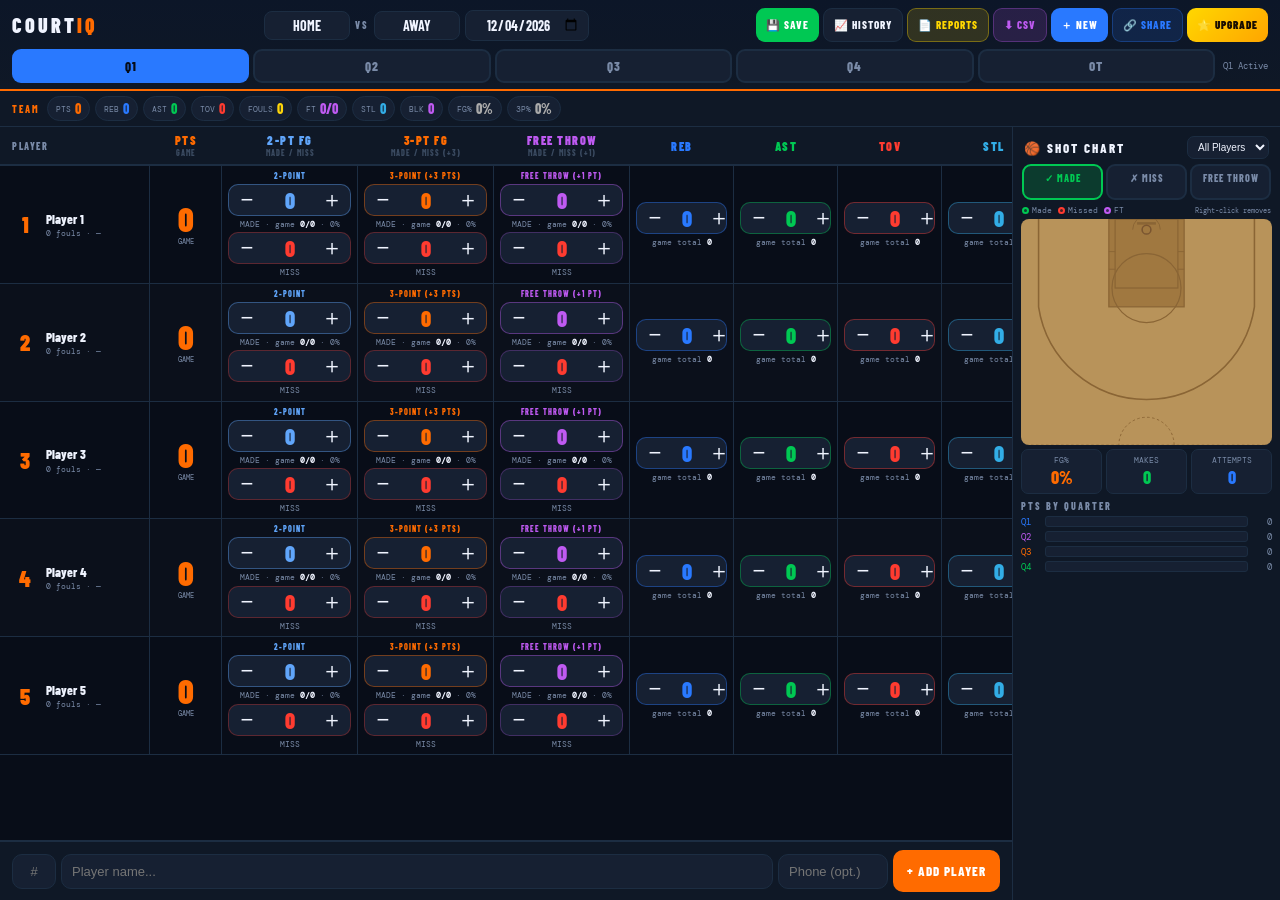
<file: basketball-stats (5).html>
<!DOCTYPE html>
<html lang="en">
<head>
<meta charset="UTF-8">
<meta name="viewport" content="width=device-width, initial-scale=1.0, user-scalable=no, viewport-fit=cover">
<meta name="apple-mobile-web-app-capable" content="yes">
<meta name="apple-mobile-web-app-status-bar-style" content="black-translucent">
<meta name="description" content="CourtIQ — Basketball stat tracker for coaches">
<link rel="manifest" href="data:application/json,%7B%22name%22%3A%22CourtIQ%22%2C%22short_name%22%3A%22CourtIQ%22%2C%22display%22%3A%22standalone%22%2C%22background_color%22%3A%22%23080d18%22%2C%22theme_color%22%3A%22%23FF6B00%22%7D">
<title>CourtIQ — Basketball Stat Tracker</title>
<link href="https://fonts.googleapis.com/css2?family=Barlow+Condensed:wght@600;700;800;900&family=DM+Mono:wght@400;500&display=swap" rel="stylesheet">
<style>
:root{
  --bg:#080d18;--card:#0f1826;--card2:#162032;--border:#1c2d42;
  --accent:#FF6B00;--blue:#2979FF;--green:#00C853;--red:#FF3B30;
  --yellow:#FFD60A;--purple:#BF5AF2;--cyan:#32ADE6;
  --text:#F0F4FF;--sub:#7A8BA8;--dim:#3A4A60;
  --q1:#2979FF;--q2:#BF5AF2;--q3:#FF6B00;--q4:#00C853;
  --gold:#FFD700;
}
*{box-sizing:border-box;margin:0;padding:0;-webkit-tap-highlight-color:transparent;}
html,body{height:100%;overflow:hidden;}
body{background:var(--bg);color:var(--text);font-family:-apple-system,'Barlow Condensed',sans-serif;display:flex;flex-direction:column;}

/* ── HEADER ── */
.hdr{background:linear-gradient(180deg,#0c1628,#0f1826);border-bottom:2px solid var(--accent);padding:8px 12px 6px;flex-shrink:0;}
.hdr-top{display:flex;align-items:center;gap:8px;margin-bottom:7px;flex-wrap:wrap;}
.logo{font-family:'Barlow Condensed',sans-serif;font-size:20px;font-weight:900;letter-spacing:3px;white-space:nowrap;flex-shrink:0;}
.logo em{color:var(--accent);font-style:normal;}
.pro-badge{background:linear-gradient(135deg,var(--gold),#FFA500);color:#1a0e00;font-family:'Barlow Condensed',sans-serif;font-size:10px;font-weight:900;letter-spacing:2px;padding:2px 7px;border-radius:6px;margin-left:4px;vertical-align:middle;}
.game-meta{display:flex;align-items:center;gap:5px;flex:1;justify-content:center;}
.game-meta input{background:var(--card2);border:1px solid var(--border);color:var(--text);font-family:'Barlow Condensed',sans-serif;font-size:14px;font-weight:700;padding:5px 8px;border-radius:8px;text-align:center;}
.gm-team{width:86px;}.gm-date{width:124px;font-size:11px;font-family:'DM Mono',monospace;}
.gm-vs{font-family:'Barlow Condensed',sans-serif;font-size:10px;font-weight:800;color:var(--sub);letter-spacing:2px;}
.hdr-btns{display:flex;gap:4px;flex-shrink:0;flex-wrap:wrap;}
.hbtn{font-family:'Barlow Condensed',sans-serif;font-size:11px;font-weight:800;letter-spacing:1px;padding:6px 10px;border-radius:9px;border:none;cursor:pointer;min-height:34px;display:flex;align-items:center;gap:3px;-webkit-user-select:none;user-select:none;transition:opacity .15s,transform .1s;white-space:nowrap;}
.hbtn:active{transform:scale(.91);opacity:.75;}
.hbtn.sv{background:var(--green);color:#fff;}
.hbtn.hi{background:var(--card2);border:1px solid var(--border);color:var(--text);}
.hbtn.nw{background:var(--blue);color:#fff;}
.hbtn.ex{background:rgba(191,90,242,.15);border:1px solid rgba(191,90,242,.3);color:var(--purple);}
.hbtn.rpt{background:rgba(255,215,0,.15);border:1px solid rgba(255,215,0,.35);color:var(--gold);}
.hbtn.upgrade{background:linear-gradient(135deg,var(--gold),#FFA500);color:#1a0e00;font-weight:900;}

/* ── QUARTER BAR ── */
.q-bar{display:flex;gap:4px;align-items:center;}
.q-btn{font-family:'Barlow Condensed',sans-serif;font-size:13px;font-weight:800;letter-spacing:1px;padding:5px 0;border-radius:9px;border:2px solid var(--border);background:var(--card2);color:var(--sub);cursor:pointer;min-height:34px;flex:1;text-align:center;-webkit-user-select:none;user-select:none;transition:all .15s;}
.q-btn:active{transform:scale(.91);}
.q-btn.on{color:#060c18!important;border-color:transparent!important;}
.q-btn[data-q="1"].on{background:var(--q1);}.q-btn[data-q="2"].on{background:var(--q2);}
.q-btn[data-q="3"].on{background:var(--q3);}.q-btn[data-q="4"].on{background:var(--q4);}
.q-btn[data-q="OT"].on{background:var(--red);}
.q-label{font-family:'DM Mono',monospace;font-size:9px;color:var(--sub);white-space:nowrap;padding-left:4px;}

/* ── TEAM TOTALS ── */
.totals-strip{background:var(--card);border-bottom:1px solid var(--border);padding:5px 12px;display:flex;gap:5px;flex-wrap:wrap;align-items:center;flex-shrink:0;}
.ts-lbl{font-family:'Barlow Condensed',sans-serif;font-size:10px;font-weight:800;letter-spacing:2px;color:var(--accent);margin-right:2px;}
.ts-pill{background:var(--card2);border:1px solid var(--border);border-radius:18px;padding:3px 8px;display:flex;align-items:center;gap:4px;}
.ts-l{font-family:'DM Mono',monospace;font-size:8px;color:var(--sub);text-transform:uppercase;}
.ts-v{font-family:'Barlow Condensed',sans-serif;font-size:14px;font-weight:800;}

/* ── BODY ── */
.body-wrap{flex:1;display:flex;overflow:hidden;min-height:0;}
.table-panel{flex:1;display:flex;flex-direction:column;overflow:hidden;min-width:0;}
.col-header{display:flex;background:var(--card);border-bottom:2px solid var(--border);flex-shrink:0;overflow-x:hidden;min-width:0;}
.col-header-inner{display:flex;min-width:max-content;}
.rows-scroll{flex:1;overflow-y:scroll;overflow-x:scroll;scrollbar-width:auto;scrollbar-color:var(--accent) var(--card2);}
.rows-scroll::-webkit-scrollbar{width:12px;height:12px;}
.rows-scroll::-webkit-scrollbar-track{background:var(--card2);}
.rows-scroll::-webkit-scrollbar-thumb{background:var(--accent);border-radius:6px;border:2px solid var(--card2);}
.rows-scroll::-webkit-scrollbar-corner{background:var(--card2);}
.rows-inner{min-width:max-content;}
.col-player{width:150px;flex-shrink:0;}
.col-pts{width:72px;flex-shrink:0;}
.col-shoot{width:136px;flex-shrink:0;}
.col-single{width:104px;flex-shrink:0;}
.col-acts{width:84px;flex-shrink:0;}
.ch{padding:6px 4px;font-family:'Barlow Condensed',sans-serif;font-size:10px;font-weight:800;letter-spacing:1.5px;text-transform:uppercase;color:var(--sub);text-align:center;display:flex;align-items:center;justify-content:center;flex-direction:column;gap:1px;}
.ch.left{justify-content:flex-start;text-align:left;padding-left:12px;flex-direction:row;}
.ch-main{font-size:12px;font-weight:900;}
.ch-sub{font-size:8px;color:var(--dim);letter-spacing:1px;}
.prow{display:flex;align-items:stretch;border-bottom:1px solid var(--border);min-height:88px;}
.prow:nth-child(even){background:rgba(255,255,255,.013);}
.cell-player{width:150px;flex-shrink:0;padding:8px 8px 8px 12px;display:flex;align-items:center;gap:8px;border-right:1px solid var(--border);}
.p-num{font-family:'Barlow Condensed',sans-serif;font-size:22px;font-weight:900;color:var(--accent);min-width:26px;text-align:center;line-height:1;}
.p-info{display:flex;flex-direction:column;gap:3px;}
.p-name{font-family:'Barlow Condensed',sans-serif;font-size:13px;font-weight:800;line-height:1.1;}
.p-sub{font-family:'DM Mono',monospace;font-size:8px;line-height:1;}
.cell-pts{width:72px;flex-shrink:0;display:flex;flex-direction:column;align-items:center;justify-content:center;gap:1px;border-right:1px solid var(--border);padding:4px;}
.pts-big{font-family:'Barlow Condensed',sans-serif;font-size:34px;font-weight:900;line-height:1;color:var(--accent);}
.pts-lbl{font-family:'DM Mono',monospace;font-size:7px;color:var(--sub);text-transform:uppercase;}
.pts-flash{animation:flash-pts .3s ease-out;}
@keyframes flash-pts{0%{transform:scale(1.35);color:#fff;}100%{transform:scale(1);color:var(--accent);}}
.cell-shoot{flex-shrink:0;padding:5px 6px;display:flex;flex-direction:column;gap:3px;justify-content:center;border-right:1px solid var(--border);width:136px;}
.cell-single{width:104px;flex-shrink:0;padding:5px 6px;display:flex;flex-direction:column;gap:3px;justify-content:center;border-right:1px solid var(--border);}
.stepper{display:flex;align-items:center;border-radius:10px;border:1px solid var(--border);overflow:hidden;height:32px;background:var(--card2);}
.step-btn{width:36px;height:32px;min-width:36px;background:transparent;border:none;color:var(--text);font-size:22px;line-height:1;font-weight:500;cursor:pointer;display:flex;align-items:center;justify-content:center;flex-shrink:0;-webkit-user-select:none;user-select:none;transition:background .1s;}
.step-btn.minus:active{background:rgba(255,59,48,.45);}
.step-btn.plus:active{background:rgba(0,200,83,.45);}
.step-val{flex:1;text-align:center;font-family:'Barlow Condensed',sans-serif;font-size:22px;font-weight:900;line-height:1;pointer-events:none;min-width:28px;}
.step-info{font-family:'DM Mono',monospace;font-size:8px;color:var(--sub);text-align:center;line-height:1.3;}
.step-info b{color:var(--text);font-weight:600;}
.stat-lbl{font-family:'Barlow Condensed',sans-serif;font-size:8px;font-weight:800;letter-spacing:1px;text-transform:uppercase;color:var(--sub);text-align:center;}
.s-2pt{border-color:rgba(96,165,250,.4);}.s-3pt{border-color:rgba(255,107,0,.4);}.s-miss{border-color:rgba(255,59,48,.3);}
.s-ft{border-color:rgba(191,90,242,.4);}.s-ftx{border-color:rgba(191,90,242,.25);}.s-reb{border-color:rgba(41,121,255,.4);}
.s-ast{border-color:rgba(0,200,83,.4);}.s-tov{border-color:rgba(255,59,48,.4);}.s-stl{border-color:rgba(50,173,230,.4);}
.s-blk{border-color:rgba(191,90,242,.4);}.s-foul{border-color:rgba(255,214,10,.4);}
.c-2pt{color:#60a5fa;}.c-3pt{color:var(--accent);}.c-ft{color:var(--purple);}.c-miss{color:var(--red);}
.c-reb{color:var(--blue);}.c-ast{color:var(--green);}.c-tov{color:var(--red);}.c-stl{color:var(--cyan);}.c-blk{color:var(--purple);}.c-foul{color:var(--yellow);}
.cell-acts{width:84px;flex-shrink:0;display:flex;flex-direction:column;align-items:center;justify-content:center;gap:5px;padding:4px 6px;}
.act-btn{background:var(--card2);border:1px solid var(--border);border-radius:8px;color:var(--sub);font-family:'Barlow Condensed',sans-serif;font-size:9px;font-weight:800;letter-spacing:1px;cursor:pointer;padding:6px 8px;min-height:30px;width:100%;display:flex;align-items:center;justify-content:center;gap:3px;-webkit-user-select:none;user-select:none;transition:all .12s;white-space:nowrap;}
.act-btn:active{transform:scale(.88);}
.act-btn.sms{border-color:rgba(0,200,83,.4);color:var(--green);}
.act-btn.del{border-color:rgba(255,59,48,.3);color:var(--red);}
.act-btn.rpt{border-color:rgba(255,215,0,.3);color:var(--gold);}

/* ── ADD PLAYER ── */
.add-bar{background:var(--card);border-top:2px solid var(--border);padding:8px 12px;display:flex;gap:5px;align-items:center;flex-shrink:0;flex-wrap:wrap;}
.add-bar input{background:var(--card2);border:1px solid var(--border);color:var(--text);font-size:13px;padding:9px 10px;border-radius:10px;-webkit-appearance:none;}
.add-bar input:focus{outline:none;border-color:var(--blue);}
#np-n{width:44px;text-align:center;}#np-ph{width:110px;}#np-nm{flex:1;min-width:80px;}
.add-submit{background:var(--accent);color:#fff;font-family:'Barlow Condensed',sans-serif;font-size:13px;font-weight:800;letter-spacing:1px;padding:9px 14px;border-radius:10px;border:none;cursor:pointer;min-height:42px;white-space:nowrap;-webkit-user-select:none;user-select:none;transition:opacity .15s,transform .1s;}
.add-submit:active{transform:scale(.92);opacity:.8;}

/* ── SHOT PANEL ── */
.shot-panel{width:268px;flex-shrink:0;background:var(--card);border-left:1px solid var(--border);display:flex;flex-direction:column;overflow-y:auto;scrollbar-width:thin;scrollbar-color:var(--border) transparent;}
.sp-hdr{padding:9px 11px 5px;display:flex;align-items:center;justify-content:space-between;flex-shrink:0;}
.sp-title{font-family:'Barlow Condensed',sans-serif;font-size:13px;font-weight:800;letter-spacing:2px;}
.sp-sel{background:var(--card2);border:1px solid var(--border);color:var(--text);font-size:10px;padding:4px 6px;border-radius:7px;cursor:pointer;}
.stg{display:flex;gap:3px;padding:0 9px 5px;flex-shrink:0;}
.stb{flex:1;font-family:'Barlow Condensed',sans-serif;font-size:10px;font-weight:800;letter-spacing:1px;padding:6px 3px;border-radius:9px;border:2px solid var(--border);background:var(--card2);color:var(--sub);cursor:pointer;text-align:center;transition:all .15s;min-height:36px;-webkit-user-select:none;user-select:none;}
.stb:active{transform:scale(.91);}
.stb.on.made{background:rgba(0,200,83,.2);border-color:var(--green);color:var(--green);}
.stb.on.miss{background:rgba(255,59,48,.2);border-color:var(--red);color:var(--red);}
.stb.on.ft{background:rgba(191,90,242,.2);border-color:var(--purple);color:var(--purple);}
.leg-row{display:flex;gap:6px;padding:0 9px 4px;flex-wrap:wrap;flex-shrink:0;}
.leg{display:flex;align-items:center;gap:3px;font-family:'DM Mono',monospace;font-size:8px;color:var(--sub);}
.ld{width:7px;height:7px;border-radius:50%;border:2px solid;}
.ld.made{background:rgba(0,200,83,.25);border-color:var(--green);}
.ld.miss{background:rgba(255,59,48,.25);border-color:var(--red);}
.ld.ft{background:rgba(191,90,242,.25);border-color:var(--purple);}
.cw{padding:0 8px 4px;flex-shrink:0;}
#court{width:100%;cursor:crosshair;touch-action:none;user-select:none;border-radius:8px;display:block;}
.ss-row{display:grid;grid-template-columns:1fr 1fr 1fr;gap:4px;padding:0 8px 6px;flex-shrink:0;}
.ss{background:var(--card2);border:1px solid var(--border);border-radius:7px;padding:5px;text-align:center;}
.ss-l{font-family:'DM Mono',monospace;font-size:8px;color:var(--sub);text-transform:uppercase;}
.ss-v{font-family:'Barlow Condensed',sans-serif;font-size:18px;font-weight:800;margin-top:1px;}
.ss-v.fgp{color:var(--accent);}.ss-v.mk{color:var(--green);}.ss-v.at{color:var(--blue);}
.qpts-wrap{padding:0 8px 10px;flex-shrink:0;}
.qpts-lbl{font-family:'Barlow Condensed',sans-serif;font-size:10px;font-weight:800;letter-spacing:2px;color:var(--sub);text-transform:uppercase;margin-bottom:4px;}
.qrow{display:flex;gap:4px;margin-bottom:3px;align-items:center;}
.qrl{font-family:'DM Mono',monospace;font-size:9px;width:20px;}
.qbw{flex:1;height:11px;background:var(--card2);border-radius:3px;overflow:hidden;border:1px solid var(--border);}
.qbar{height:100%;border-radius:3px;transition:width .3s;}
.qpv{font-family:'DM Mono',monospace;font-size:9px;width:20px;text-align:right;color:var(--sub);}

/* ── MODALS / SHEETS ── */
.overlay{position:fixed;inset:0;background:rgba(0,0,0,.82);z-index:200;display:flex;align-items:flex-end;justify-content:center;opacity:0;pointer-events:none;transition:opacity .22s;}
.overlay.open{opacity:1;pointer-events:all;}
.sheet{background:#181f32;border:1px solid var(--border);border-radius:20px 20px 0 0;width:100%;max-width:820px;max-height:90vh;display:flex;flex-direction:column;transform:translateY(30px);transition:transform .22s;}
.overlay.open .sheet{transform:translateY(0);}
.sh-handle{width:34px;height:4px;background:var(--border);border-radius:2px;margin:9px auto 0;flex-shrink:0;}
.sh-hdr{padding:11px 16px 10px;display:flex;align-items:center;justify-content:space-between;border-bottom:1px solid var(--border);flex-shrink:0;}
.sh-title{font-family:'Barlow Condensed',sans-serif;font-size:17px;font-weight:800;letter-spacing:1px;}
.sh-x{background:var(--card2);border:1px solid var(--border);color:var(--sub);font-size:13px;width:28px;height:28px;border-radius:7px;cursor:pointer;display:flex;align-items:center;justify-content:center;transition:color .15s;}
.sh-x:hover{color:var(--text);}
.sh-body{padding:14px 16px;overflow-y:auto;flex:1;scrollbar-width:thin;scrollbar-color:var(--border) transparent;}

/* ── PRO UPGRADE MODAL (centered, not bottom sheet) ── */
#upgrade-ov{align-items:center;}
.upgrade-modal{background:#0f1826;border:1px solid var(--border);border-radius:20px;width:calc(100% - 32px);max-width:480px;padding:0;overflow:hidden;transform:scale(.94);transition:transform .22s;}
.overlay.open .upgrade-modal{transform:scale(1);}
.upgrade-hero{background:linear-gradient(135deg,#1a2a0a 0%,#0f1826 100%);padding:28px 24px 20px;text-align:center;position:relative;}
.upgrade-hero::before{content:'';position:absolute;inset:0;background:repeating-linear-gradient(45deg,transparent,transparent 20px,rgba(255,215,0,.02) 20px,rgba(255,215,0,.02) 21px);}
.upgrade-crown{font-size:40px;display:block;margin-bottom:10px;position:relative;z-index:1;}
.upgrade-title{font-family:'Barlow Condensed',sans-serif;font-size:26px;font-weight:900;letter-spacing:2px;color:var(--gold);position:relative;z-index:1;margin-bottom:6px;}
.upgrade-sub{font-family:'DM Mono',monospace;font-size:11px;color:var(--sub);position:relative;z-index:1;line-height:1.6;}
.upgrade-features{padding:18px 24px 0;}
.upgrade-feat{display:flex;align-items:flex-start;gap:10px;margin-bottom:12px;}
.feat-icon{font-size:16px;flex-shrink:0;margin-top:1px;}
.feat-text{font-family:'Barlow Condensed',sans-serif;font-size:14px;font-weight:700;color:var(--text);letter-spacing:.3px;}
.feat-sub{font-family:'DM Mono',monospace;font-size:10px;color:var(--sub);margin-top:1px;}
.upgrade-pricing{padding:16px 24px;display:grid;grid-template-columns:1fr 1fr;gap:8px;}
.price-card{background:var(--card2);border:1px solid var(--border);border-radius:12px;padding:12px;text-align:center;cursor:pointer;transition:all .15s;position:relative;overflow:hidden;}
.price-card:active{transform:scale(.96);}
.price-card.best{border-color:var(--gold);background:rgba(255,215,0,.06);}
.price-card.best::before{content:'BEST VALUE';position:absolute;top:0;right:0;background:var(--gold);color:#1a0e00;font-family:'Barlow Condensed',sans-serif;font-size:8px;font-weight:900;letter-spacing:1px;padding:2px 7px;border-radius:0 0 0 8px;}
.price-amount{font-family:'Barlow Condensed',sans-serif;font-size:28px;font-weight:900;color:var(--text);}
.price-period{font-family:'DM Mono',monospace;font-size:10px;color:var(--sub);}
.price-label{font-family:'Barlow Condensed',sans-serif;font-size:11px;font-weight:700;color:var(--sub);margin-top:3px;letter-spacing:1px;}
.upgrade-cta{padding:0 24px 24px;display:flex;flex-direction:column;gap:8px;}
.cta-primary{background:linear-gradient(135deg,var(--gold),#FFA500);color:#1a0e00;font-family:'Barlow Condensed',sans-serif;font-size:16px;font-weight:900;letter-spacing:2px;padding:14px 20px;border-radius:12px;border:none;cursor:pointer;width:100%;transition:opacity .15s,transform .1s;}
.cta-primary:active{transform:scale(.97);opacity:.85;}
.cta-secondary{background:transparent;border:1px solid var(--border);color:var(--sub);font-family:'Barlow Condensed',sans-serif;font-size:12px;font-weight:700;letter-spacing:1px;padding:10px 20px;border-radius:10px;cursor:pointer;width:100%;transition:all .15s;}
.cta-secondary:active{background:var(--card2);}
.upgrade-note{font-family:'DM Mono',monospace;font-size:9px;color:var(--dim);text-align:center;margin-top:4px;}

/* ── HISTORY STYLES ── */
.gc{background:var(--card2);border:1px solid var(--border);border-radius:11px;padding:10px 13px;margin-bottom:7px;}
.gct{display:flex;align-items:center;justify-content:space-between;margin-bottom:4px;flex-wrap:wrap;gap:3px;}
.gcd{font-family:'DM Mono',monospace;font-size:10px;color:var(--sub);}
.gcnm{font-family:'Barlow Condensed',sans-serif;font-size:15px;font-weight:800;}
.gcs{display:flex;gap:8px;flex-wrap:wrap;}
.gcs span{font-family:'DM Mono',monospace;font-size:10px;color:var(--sub);}
.gcs span b{color:var(--text);font-weight:500;}
.gca{display:flex;gap:5px;margin-top:6px;flex-wrap:wrap;}
.gcload{background:rgba(41,121,255,.15);border:1px solid rgba(41,121,255,.3);color:var(--blue);font-family:'Barlow Condensed',sans-serif;font-size:10px;font-weight:700;letter-spacing:1px;padding:6px 11px;border-radius:8px;cursor:pointer;min-height:34px;}
.gcload:active{background:var(--blue);color:#fff;}
.gcdel{background:rgba(255,59,48,.08);border:1px solid rgba(255,59,48,.2);color:var(--red);font-family:'Barlow Condensed',sans-serif;font-size:10px;font-weight:700;letter-spacing:1px;padding:6px 11px;border-radius:8px;cursor:pointer;min-height:34px;}
.gcdel:active{background:var(--red);color:#fff;}
.wow{margin-top:14px;border-top:1px solid var(--border);padding-top:12px;}
.wow-t{font-family:'Barlow Condensed',sans-serif;font-size:13px;font-weight:800;letter-spacing:2px;color:var(--accent);text-transform:uppercase;margin-bottom:9px;}
.ptc{background:var(--card2);border:1px solid var(--border);border-radius:10px;margin-bottom:9px;overflow:hidden;}
.ptch{padding:8px 12px;background:rgba(255,107,0,.07);border-bottom:1px solid var(--border);display:flex;align-items:center;gap:7px;}
.ptcn{font-family:'Barlow Condensed',sans-serif;font-size:20px;font-weight:900;color:var(--accent);}
.ptcnm{font-family:'Barlow Condensed',sans-serif;font-size:14px;font-weight:700;flex:1;}
.spark{display:inline-flex;gap:2px;align-items:flex-end;height:16px;}
.spb{width:4px;background:var(--blue);border-radius:1px;}
.ptbl{width:100%;border-collapse:collapse;}
.ptbl th{font-family:'Barlow Condensed',sans-serif;font-size:9px;font-weight:700;letter-spacing:1px;color:var(--sub);padding:4px 7px;border-bottom:1px solid var(--border);text-align:center;white-space:nowrap;}
.ptbl th:first-child{text-align:left;}
.ptbl td{padding:4px 7px;text-align:center;border-bottom:1px solid rgba(28,45,66,.4);font-family:'DM Mono',monospace;font-size:9px;}
.ptbl td:first-child{text-align:left;font-size:9px;color:var(--sub);}
.ptbl tr.av td{background:rgba(255,107,0,.04);border-bottom:none;}
.tup{color:var(--green);font-weight:700;}.tdn{color:var(--red);font-weight:700;}.teq{color:var(--sub);}

/* ── SMS STYLES ── */
.sms-tabs{display:flex;gap:4px;margin-bottom:10px;}
.sms-tab{flex:1;font-family:'Barlow Condensed',sans-serif;font-size:11px;font-weight:800;letter-spacing:1px;padding:7px;text-align:center;border-radius:9px;border:1px solid var(--border);background:var(--card2);color:var(--sub);cursor:pointer;min-height:38px;transition:all .15s;}
.sms-tab.on{background:rgba(0,200,83,.2);border-color:var(--green);color:var(--green);}
.sms-fld{display:flex;flex-direction:column;gap:3px;margin-bottom:9px;}
.sms-fld label{font-family:'Barlow Condensed',sans-serif;font-size:10px;font-weight:800;letter-spacing:1px;color:var(--sub);text-transform:uppercase;}
.sms-fld input{background:var(--card2);border:1px solid var(--border);color:var(--text);font-size:13px;padding:9px 11px;border-radius:10px;min-height:44px;-webkit-appearance:none;}
.sms-fld input:focus{outline:none;border-color:var(--blue);}
.sms-prev{background:var(--card2);border:1px solid var(--border);border-radius:10px;padding:11px;font-family:'DM Mono',monospace;font-size:11px;line-height:1.85;color:var(--text);white-space:pre-wrap;margin-bottom:10px;max-height:220px;overflow-y:auto;}
.sms-send{font-family:'Barlow Condensed',sans-serif;font-size:14px;font-weight:800;letter-spacing:2px;padding:13px 18px;border-radius:12px;border:none;background:var(--green);color:#fff;cursor:pointer;width:100%;min-height:50px;transition:opacity .15s,transform .1s;}
.sms-send:active{transform:scale(.97);opacity:.85;}

/* ── PDF REPORT MODAL ── */
.report-preview{background:#fff;color:#111;border-radius:10px;padding:20px;font-family:Arial,sans-serif;font-size:12px;line-height:1.6;max-height:55vh;overflow-y:auto;margin-bottom:12px;}
.report-preview h1{font-size:18px;color:#FF6B00;margin-bottom:4px;}
.report-preview h2{font-size:13px;color:#333;margin:12px 0 4px;border-bottom:1px solid #ddd;padding-bottom:3px;}
.report-preview table{width:100%;border-collapse:collapse;margin-top:6px;}
.report-preview table th{background:#f5f5f5;padding:5px 7px;font-size:10px;text-align:left;border-bottom:1px solid #ddd;}
.report-preview table td{padding:4px 7px;font-size:11px;border-bottom:1px solid #eee;}
.report-preview table tr:nth-child(even) td{background:#fafafa;}
.rpt-btn{font-family:'Barlow Condensed',sans-serif;font-size:14px;font-weight:800;letter-spacing:2px;padding:12px 20px;border-radius:12px;border:none;cursor:pointer;width:100%;min-height:48px;margin-bottom:6px;transition:opacity .15s,transform .1s;}
.rpt-btn:active{transform:scale(.97);opacity:.85;}
.rpt-print{background:linear-gradient(135deg,var(--gold),#FFA500);color:#1a0e00;}
.rpt-sms{background:var(--green);color:#fff;}
.rpt-close{background:var(--card2);border:1px solid var(--border);color:var(--sub);}

/* ── STRIPE PAYMENT MODAL ── */
.stripe-plans{display:grid;grid-template-columns:1fr 1fr;gap:8px;margin-bottom:14px;}
.stripe-plan{background:var(--card2);border:2px solid var(--border);border-radius:12px;padding:14px;cursor:pointer;transition:all .15s;text-align:center;}
.stripe-plan:active{transform:scale(.96);}
.stripe-plan.selected{border-color:var(--gold);background:rgba(255,215,0,.06);}
.sp-amount{font-family:'Barlow Condensed',sans-serif;font-size:26px;font-weight:900;color:var(--text);}
.sp-period{font-family:'DM Mono',monospace;font-size:10px;color:var(--sub);}
.sp-desc{font-family:'Barlow Condensed',sans-serif;font-size:11px;font-weight:700;color:var(--sub);margin-top:4px;letter-spacing:1px;}
.stripe-cta{font-family:'Barlow Condensed',sans-serif;font-size:15px;font-weight:900;letter-spacing:2px;padding:14px 20px;border-radius:12px;border:none;background:linear-gradient(135deg,var(--gold),#FFA500);color:#1a0e00;cursor:pointer;width:100%;min-height:52px;margin-bottom:8px;transition:opacity .15s,transform .1s;}
.stripe-cta:active{transform:scale(.97);opacity:.85;}
.stripe-trust{font-family:'DM Mono',monospace;font-size:9px;color:var(--sub);text-align:center;}
.stripe-divider{text-align:center;font-family:'DM Mono',monospace;font-size:10px;color:var(--sub);margin:10px 0;position:relative;}
.stripe-divider::before,.stripe-divider::after{content:'';position:absolute;top:50%;width:40%;height:1px;background:var(--border);}
.stripe-divider::before{left:0;}.stripe-divider::after{right:0;}

/* ── INSTALL BANNER ── */
.install-banner{background:linear-gradient(135deg,rgba(255,107,0,.15),rgba(255,215,0,.1));border-top:1px solid rgba(255,107,0,.3);padding:8px 14px;display:flex;align-items:center;gap:10px;flex-shrink:0;}
.install-text{font-family:'Barlow Condensed',sans-serif;font-size:12px;font-weight:700;color:var(--text);flex:1;}
.install-text span{color:var(--accent);}
.install-btn{background:var(--accent);color:#fff;font-family:'Barlow Condensed',sans-serif;font-size:11px;font-weight:800;letter-spacing:1px;padding:6px 12px;border-radius:8px;border:none;cursor:pointer;white-space:nowrap;transition:opacity .15s;}
.install-btn:active{opacity:.8;}
.install-dismiss{background:transparent;border:none;color:var(--sub);font-size:14px;cursor:pointer;padding:4px;line-height:1;flex-shrink:0;}

/* ── TOAST ── */
.toast{position:fixed;bottom:24px;left:50%;transform:translateX(-50%) translateY(10px);background:#1a2540;border:1px solid var(--border);border-radius:12px;padding:8px 16px;font-family:'Barlow Condensed',sans-serif;font-size:13px;font-weight:700;letter-spacing:1px;color:var(--text);z-index:999;opacity:0;transition:all .2s;pointer-events:none;white-space:nowrap;}
.toast.show{opacity:1;transform:translateX(-50%) translateY(0);}

::-webkit-scrollbar{width:6px;height:6px;}
::-webkit-scrollbar-track{background:transparent;}
::-webkit-scrollbar-thumb{background:var(--border);border-radius:3px;}
@media(max-width:640px){.shot-panel{display:none;}.gm-date,.hbtn.ex,.hbtn.rpt{display:none;}}

/* ── SHARE MODAL ── */
.share-grid{display:grid;grid-template-columns:1fr 1fr;gap:10px;margin-bottom:16px;}
.share-card{background:var(--card2);border:1px solid var(--border);border-radius:14px;padding:16px 12px;display:flex;flex-direction:column;align-items:center;gap:8px;cursor:pointer;transition:all .15s;-webkit-user-select:none;user-select:none;text-align:center;}
.share-card:active{transform:scale(.94);background:var(--card);}
.share-card-icon{font-size:28px;line-height:1;}
.share-card-label{font-family:'Barlow Condensed',sans-serif;font-size:13px;font-weight:800;letter-spacing:1px;color:var(--text);}
.share-card-sub{font-family:'DM Mono',monospace;font-size:9px;color:var(--sub);line-height:1.4;}
.share-card.primary{border-color:rgba(255,107,0,.4);background:rgba(255,107,0,.06);}
.share-card.primary .share-card-label{color:var(--accent);}
.share-card.blue{border-color:rgba(41,121,255,.4);background:rgba(41,121,255,.06);}
.share-card.blue .share-card-label{color:var(--blue);}
.share-card.green{border-color:rgba(0,200,83,.4);background:rgba(0,200,83,.06);}
.share-card.green .share-card-label{color:var(--green);}
.share-card.purple{border-color:rgba(191,90,242,.4);background:rgba(191,90,242,.06);}
.share-card.purple .share-card-label{color:var(--purple);}
.share-divider{display:flex;align-items:center;gap:10px;margin-bottom:14px;}
.share-divider-line{flex:1;height:1px;background:var(--border);}
.share-divider-text{font-family:'DM Mono',monospace;font-size:9px;color:var(--sub);white-space:nowrap;}
.qr-wrap{display:flex;flex-direction:column;align-items:center;gap:8px;padding:16px;background:var(--card2);border:1px solid var(--border);border-radius:14px;margin-bottom:14px;}
.qr-canvas{border-radius:8px;border:3px solid #fff;}
.qr-label{font-family:'DM Mono',monospace;font-size:9px;color:var(--sub);text-align:center;}
.share-link-box{background:var(--card2);border:1px solid var(--border);border-radius:10px;padding:10px 12px;display:flex;align-items:center;gap:8px;margin-bottom:12px;}
.share-link-url{font-family:'DM Mono',monospace;font-size:10px;color:var(--sub);flex:1;overflow:hidden;text-overflow:ellipsis;white-space:nowrap;}
.copy-link-btn{background:var(--accent);color:#fff;font-family:'Barlow Condensed',sans-serif;font-size:11px;font-weight:800;letter-spacing:1px;padding:6px 12px;border-radius:8px;border:none;cursor:pointer;white-space:nowrap;flex-shrink:0;transition:opacity .15s;}
.copy-link-btn:active{opacity:.8;}
.share-note{font-family:'DM Mono',monospace;font-size:9px;color:var(--sub);text-align:center;line-height:1.6;margin-top:8px;}
.hbtn.share{background:rgba(41,121,255,.15);border:1px solid rgba(41,121,255,.3);color:var(--blue);}
</style>
</head>
<body>

<!-- ── HEADER ── -->
<div class="hdr">
  <div class="hdr-top">
    <div class="logo">COURT<em>IQ</em><span class="pro-badge" id="pro-badge" style="display:none">PRO</span></div>
    <div class="game-meta">
      <input class="gm-team" id="ht" value="HOME" maxlength="12">
      <span class="gm-vs">VS</span>
      <input class="gm-team" id="at" value="AWAY" maxlength="12">
      <input class="gm-date" id="gd" type="date">
    </div>
    <div class="hdr-btns">
      <button class="hbtn sv"      id="btn-save">💾 SAVE</button>
      <button class="hbtn hi"      id="btn-hist">📈 HISTORY</button>
      <button class="hbtn rpt"     id="btn-rpt">📄 REPORTS</button>
      <button class="hbtn ex"      id="btn-csv">⬇ CSV</button>
      <button class="hbtn nw"      id="btn-new">＋ NEW</button>
      <button class="hbtn share"   id="btn-share">🔗 SHARE</button>
      <button class="hbtn upgrade" id="btn-upgrade" style="display:none">⭐ UPGRADE</button>
    </div>
  </div>
  <div class="q-bar">
    <button class="q-btn on" data-q="1">Q1</button>
    <button class="q-btn" data-q="2">Q2</button>
    <button class="q-btn" data-q="3">Q3</button>
    <button class="q-btn" data-q="4">Q4</button>
    <button class="q-btn" data-q="OT">OT</button>
    <span class="q-label" id="qlbl">Q1 Active</span>
  </div>
</div>

<!-- ── TEAM TOTALS ── -->
<div class="totals-strip">
  <span class="ts-lbl">TEAM</span>
  <div class="ts-pill"><span class="ts-l">PTS</span><span class="ts-v" id="t-pts" style="color:var(--accent)">0</span></div>
  <div class="ts-pill"><span class="ts-l">REB</span><span class="ts-v" id="t-reb" style="color:var(--blue)">0</span></div>
  <div class="ts-pill"><span class="ts-l">AST</span><span class="ts-v" id="t-ast" style="color:var(--green)">0</span></div>
  <div class="ts-pill"><span class="ts-l">TOV</span><span class="ts-v" id="t-tov" style="color:var(--red)">0</span></div>
  <div class="ts-pill"><span class="ts-l">FOULS</span><span class="ts-v" id="t-foul" style="color:var(--yellow)">0</span></div>
  <div class="ts-pill"><span class="ts-l">FT</span><span class="ts-v" id="t-ft" style="color:var(--purple)">0/0</span></div>
  <div class="ts-pill"><span class="ts-l">STL</span><span class="ts-v" id="t-stl" style="color:var(--cyan)">0</span></div>
  <div class="ts-pill"><span class="ts-l">BLK</span><span class="ts-v" id="t-blk" style="color:var(--purple)">0</span></div>
  <div class="ts-pill"><span class="ts-l">FG%</span><span class="ts-v" id="t-fgp" style="color:#aaa">0%</span></div>
  <div class="ts-pill"><span class="ts-l">3P%</span><span class="ts-v" id="t-3pp" style="color:#aaa">0%</span></div>
</div>

<!-- ── PWA INSTALL BANNER ── -->
<div class="install-banner" id="install-banner" style="display:none">
  <span class="install-text">Add <span>CourtIQ</span> to your Home Screen for faster sideline access</span>
  <button class="install-btn" id="install-btn">Install App</button>
  <button class="install-dismiss" id="install-dismiss">✕</button>
</div>

<!-- ── BODY ── -->
<div class="body-wrap">
  <div class="table-panel">
    <div class="col-header" id="col-header">
      <div class="col-header-inner" id="col-header-inner">
        <div class="ch left col-player">PLAYER</div>
        <div class="ch col-pts"><span class="ch-main" style="color:var(--accent)">PTS</span><span class="ch-sub">GAME</span></div>
        <div class="ch col-shoot"><span class="ch-main" style="color:#60a5fa">2-PT FG</span><span class="ch-sub">MADE / MISS</span></div>
        <div class="ch col-shoot"><span class="ch-main" style="color:var(--accent)">3-PT FG</span><span class="ch-sub">MADE / MISS (+3)</span></div>
        <div class="ch col-shoot"><span class="ch-main" style="color:var(--purple)">FREE THROW</span><span class="ch-sub">MADE / MISS (+1)</span></div>
        <div class="ch col-single"><span class="ch-main" style="color:var(--blue)">REB</span></div>
        <div class="ch col-single"><span class="ch-main" style="color:var(--green)">AST</span></div>
        <div class="ch col-single"><span class="ch-main" style="color:var(--red)">TOV</span></div>
        <div class="ch col-single"><span class="ch-main" style="color:var(--cyan)">STL</span></div>
        <div class="ch col-single"><span class="ch-main" style="color:var(--purple)">BLK</span></div>
        <div class="ch col-single"><span class="ch-main" style="color:var(--yellow)">FOULS</span></div>
        <div class="ch col-acts"></div>
      </div>
    </div>
    <div class="rows-scroll" id="rows-scroll">
      <div class="rows-inner" id="rows-body"></div>
    </div>
    <div class="add-bar">
      <input id="np-n"  placeholder="#"   maxlength="3" type="text">
      <input id="np-nm" placeholder="Player name..." type="text">
      <input id="np-ph" placeholder="Phone (opt.)" type="tel">
      <button class="add-submit" id="btn-add">+ ADD PLAYER</button>
    </div>
  </div>

  <!-- SHOT CHART -->
  <div class="shot-panel">
    <div class="sp-hdr">
      <div class="sp-title">🏀 SHOT CHART</div>
      <select class="sp-sel" id="shotsel"></select>
    </div>
    <div class="stg">
      <div class="stb on made" data-type="made">✓ MADE</div>
      <div class="stb miss" data-type="miss">✗ MISS</div>
      <div class="stb ft" data-type="ft">FREE THROW</div>
    </div>
    <div class="leg-row">
      <div class="leg"><div class="ld made"></div>Made</div>
      <div class="leg"><div class="ld miss"></div>Missed</div>
      <div class="leg"><div class="ld ft"></div>FT</div>
      <div class="leg" style="margin-left:auto;font-size:7px">Right-click removes</div>
    </div>
    <div class="cw">
      <svg id="court" viewBox="0 0 400 360" xmlns="http://www.w3.org/2000/svg">
        <rect width="400" height="360" fill="#b8935a" rx="6"/>
        <rect x="140" y="0" width="120" height="140" fill="#a07840" stroke="#8a6535" stroke-width="2"/>
        <rect x="150" y="0" width="100" height="110" fill="none" stroke="#8a6535" stroke-width="2"/>
        <circle cx="200" cy="110" r="55" fill="none" stroke="#8a6535" stroke-width="2"/>
        <rect x="185" y="5" width="30" height="4" fill="#8a6535"/>
        <circle cx="200" cy="17" r="7" fill="none" stroke="#7a5530" stroke-width="2.5"/>
        <path d="M 178 17 A 22 22 0 0 1 222 17" fill="none" stroke="#8a6535" stroke-width="1.5"/>
        <path d="M 28 0 L 28 140 A 174 174 0 0 0 372 140 L 372 0" fill="none" stroke="#8a6535" stroke-width="2.5"/>
        <line x1="0" y1="360" x2="400" y2="360" stroke="#8a6535" stroke-width="1" stroke-dasharray="4,4"/>
        <circle cx="200" cy="360" r="44" fill="none" stroke="#8a6535" stroke-width="1.5" stroke-dasharray="4,4"/>
        <line x1="150" y1="52" x2="140" y2="52" stroke="#8a6535" stroke-width="1.5"/>
        <line x1="250" y1="52" x2="260" y2="52" stroke="#8a6535" stroke-width="1.5"/>
        <line x1="150" y1="80" x2="140" y2="80" stroke="#8a6535" stroke-width="1.5"/>
        <line x1="250" y1="80" x2="260" y2="80" stroke="#8a6535" stroke-width="1.5"/>
        <g id="sdots"></g>
      </svg>
    </div>
    <div class="ss-row">
      <div class="ss"><div class="ss-l">FG%</div><div class="ss-v fgp" id="cfp">0%</div></div>
      <div class="ss"><div class="ss-l">MAKES</div><div class="ss-v mk" id="cmk">0</div></div>
      <div class="ss"><div class="ss-l">ATTEMPTS</div><div class="ss-v at" id="cat">0</div></div>
    </div>
    <div class="qpts-wrap">
      <div class="qpts-lbl">Pts by Quarter</div>
      <div id="qbars"></div>
    </div>
  </div>
</div>

<!-- ── PRO UPGRADE MODAL ── -->
<div class="overlay" id="upgrade-ov">
  <div class="upgrade-modal">
    <div class="upgrade-hero">
      <span class="upgrade-crown">⭐</span>
      <div class="upgrade-title">COURTIQ PRO</div>
      <div class="upgrade-sub">Unlock the full coaching toolkit.<br>Cancel anytime.</div>
    </div>
    <div class="upgrade-features">
      <div class="upgrade-feat"><span class="feat-icon">📊</span><div><div class="feat-text">Full Season History</div><div class="feat-sub">Save, load &amp; compare every game</div></div></div>
      <div class="upgrade-feat"><span class="feat-icon">📈</span><div><div class="feat-text">Week-Over-Week Trends</div><div class="feat-sub">Player growth charts across the season</div></div></div>
      <div class="upgrade-feat"><span class="feat-icon">📄</span><div><div class="feat-text">PDF Season Reports</div><div class="feat-sub">Professional reports to share with parents</div></div></div>
      <div class="upgrade-feat"><span class="feat-icon">📤</span><div><div class="feat-text">CSV Exports &amp; SMS Season Stats</div><div class="feat-sub">Take data anywhere you need it</div></div></div>
      <div class="upgrade-feat"><span class="feat-icon">🏀</span><div><div class="feat-text">Up to 5 Teams</div><div class="feat-sub">Manage varsity, JV, and more</div></div></div>
    </div>
    <div class="upgrade-pricing">
      <div class="stripe-plan" id="plan-month" data-plan="monthly">
        <div class="sp-amount">$9.99</div>
        <div class="sp-period">per month</div>
        <div class="sp-desc">MONTHLY</div>
      </div>
      <div class="stripe-plan best" id="plan-season" data-plan="season">
        <div class="sp-amount">$24.99</div>
        <div class="sp-period">per season</div>
        <div class="sp-desc">SEASON PASS</div>
      </div>
    </div>
    <div class="upgrade-cta">
      <button class="cta-primary" id="upgrade-checkout-btn">⭐ START PRO — GET INSTANT ACCESS</button>
      <button class="cta-secondary" id="upgrade-later-btn">Maybe later — continue with free</button>
      <div class="upgrade-note">✓ Secure checkout via Stripe &nbsp;·&nbsp; Cancel anytime &nbsp;·&nbsp; No hidden fees</div>
      <div class="upgrade-note" style="margin-top:6px;color:var(--accent);">— OR — for testing: <a id="activate-demo-btn" href="#" style="color:var(--gold);text-decoration:underline;">Activate Pro Demo (no payment)</a></div>
    </div>
  </div>
</div>

<!-- ── HISTORY SHEET ── -->
<div class="overlay" id="hov">
  <div class="sheet">
    <div class="sh-handle"></div>
    <div class="sh-hdr"><div class="sh-title">📋 HISTORY &amp; TRENDS</div><div class="sh-x" id="hov-close">✕</div></div>
    <div class="sh-body" id="hbody"></div>
  </div>
</div>

<!-- ── SMS SHEET ── -->
<div class="overlay" id="sov">
  <div class="sheet" style="max-width:480px;">
    <div class="sh-handle"></div>
    <div class="sh-hdr"><div class="sh-title">📲 SEND STATS</div><div class="sh-x" id="sov-close">✕</div></div>
    <div class="sh-body">
      <div id="sms-pname" style="font-family:'Barlow Condensed',sans-serif;font-size:20px;font-weight:800;color:var(--accent);margin-bottom:10px;"></div>
      <div class="sms-tabs">
        <div class="sms-tab on" data-mode="game">THIS GAME</div>
        <div class="sms-tab" data-mode="season">SEASON AVGS</div>
        <div class="sms-tab" data-mode="qtr">BY QUARTER</div>
      </div>
      <div class="sms-fld"><label>Phone Number</label><input id="sms-ph" type="tel" placeholder="(555) 000-0000"></div>
      <div class="sms-fld"><label>Message Preview</label><div class="sms-prev" id="sms-msg"></div></div>
      <button class="sms-send" id="sms-send-btn">📲 OPEN IN MESSAGES</button>
      <div style="margin-top:7px;font-size:10px;color:var(--sub);text-align:center;font-family:'DM Mono',monospace;">iPhone/iPad: opens Messages · Mac: copies to clipboard</div>
    </div>
  </div>
</div>

<!-- ── REPORT SHEET ── -->
<div class="overlay" id="rov">
  <div class="sheet" style="max-width:600px;">
    <div class="sh-handle"></div>
    <div class="sh-hdr"><div class="sh-title">📄 SEASON REPORT</div><div class="sh-x" id="rov-close">✕</div></div>
    <div class="sh-body">
      <div id="report-content"></div>
      <button class="rpt-btn rpt-print" id="rpt-print-btn">🖨️ PRINT / SAVE AS PDF</button>
      <button class="rpt-btn rpt-sms" id="rpt-sms-all-btn">📲 SMS REPORTS TO ALL PLAYERS</button>
      <button class="rpt-btn rpt-close" id="rov-close-btn">Close</button>
      <div style="margin-top:6px;font-size:9px;color:var(--sub);text-align:center;font-family:'DM Mono',monospace;">Print → Save as PDF for shareable files · Works on iPhone &amp; iPad via AirPrint</div>
    </div>
  </div>
</div>

<div class="toast" id="toast"></div>

<script>
'use strict';
// ═══ SUBSCRIPTION TIER SYSTEM ═══
// Tiers: 'free' | 'pro'
// Pro features: history save/load, CSV export, season SMS, PDF reports, trends
// Free features: all live stat entry, current-game SMS, shot chart
const TIER_KEY = 'ciq_tier';
const TIER_EXP = 'ciq_tier_exp';

// Stripe Payment Links — replace with your real Stripe Payment Link URLs
const STRIPE_LINKS = {
  monthly: 'https://buy.stripe.com/test_monthly_placeholder',
  season:  'https://buy.stripe.com/test_season_placeholder'
};

function getTier() {
  const tier = localStorage.getItem(TIER_KEY) || 'free';
  const exp  = parseInt(localStorage.getItem(TIER_EXP) || '0');
  if (tier === 'pro' && exp > 0 && Date.now() > exp) {
    // Subscription expired
    localStorage.removeItem(TIER_KEY);
    localStorage.removeItem(TIER_EXP);
    return 'free';
  }
  return tier;
}

function isPro() { return getTier() === 'pro'; }

function activatePro(plan) {
  const dur = plan === 'monthly' ? 30 : 120; // days
  localStorage.setItem(TIER_KEY, 'pro');
  localStorage.setItem(TIER_EXP, String(Date.now() + dur * 86400000));
  applyTierUI();
  showT('✅ CourtIQ Pro activated!');
}

function applyTierUI() {
  const pro = isPro();
  const badge   = document.getElementById('pro-badge');
  const upBtn   = document.getElementById('btn-upgrade');
  if (badge)  badge.style.display   = pro ? 'inline' : 'none';
  if (upBtn)  upBtn.style.display   = pro ? 'none' : 'flex';
}

// Gate check — show upgrade modal if free user hits a Pro feature
function requirePro(featureName, onGranted) {
  if (isPro()) { onGranted(); return; }
  showUpgradeModal(featureName);
}

function showUpgradeModal(featureName) {
  if (featureName) {
    const sub = document.querySelector('.upgrade-sub');
    if (sub) sub.textContent = featureName + ' is a CourtIQ Pro feature.';
  }
  openM('upgrade-ov');
}

// ═══ STAT MODEL ═══
let CQ = 1, ST = 'made', SMSP = null, SMSM = 'game';
let players = [], shots = [];
let nextId = 1;
let selectedPlan = 'season';
let deferredInstallPrompt = null;

const SK = 'ciq9_games';
const RK = 'ciq9_roster';

function eq() {
  return { p2m:0, p2a:0, p3m:0, p3a:0, ftm:0, fta:0, reb:0, ast:0, tov:0, stl:0, blk:0, fouls:0 };
}
function mkP(num, name, phone, id) {
  return { id: id || nextId++, num, name, phone: phone || '', q: { 1:eq(), 2:eq(), 3:eq(), 4:eq(), OT:eq() } };
}
function fgm(s) { return s.p2m + s.p3m; }
function fga(s) { return s.p2a + s.p3a; }
function pts(s) { return s.p2m*2 + s.p3m*3 + s.ftm; }
function pct(a,b) { return b > 0 ? Math.round((a/b)*100) : 0; }
function tot(p) {
  const t = eq();
  for (const q of [1,2,3,4,'OT']) { const s = p.q[q]||eq(); for (const k in t) t[k] += s[k]; }
  return t;
}
function fmtD(d) {
  if (!d) return '';
  try { const [y,m,dy] = d.split('-'); return ['Jan','Feb','Mar','Apr','May','Jun','Jul','Aug','Sep','Oct','Nov','Dec'][+m-1]+' '+parseInt(dy)+', '+y; }
  catch(e) { return d; }
}
function getGames() { try { return JSON.parse(localStorage.getItem(SK)) || []; } catch(e) { return []; } }
function migrQ(q) {
  if (!q) return eq();
  if (q.p2m !== undefined) return q;
  const tpm=q.tpm||0, tpa=q.tpa||0, fgmO=q.fgm||0, fgaO=q.fga||0;
  return { p2m:Math.max(0,fgmO-tpm), p2a:Math.max(0,fgaO-tpa), p3m:tpm, p3a:tpa,
           ftm:q.ftm||0, fta:q.fta||0, reb:q.reb||0, ast:q.ast||0, tov:q.tov||0,
           stl:q.stl||0, blk:q.blk||0, fouls:q.fouls||0 };
}

// ═══ INIT ═══
(function init() {
  document.getElementById('gd').value = new Date().toISOString().split('T')[0];
  try {
    const saved = JSON.parse(localStorage.getItem(RK));
    if (saved && saved.length) {
      players = saved.map(p => {
        if (p.id >= nextId) nextId = p.id + 1;
        const n = mkP(p.num, p.name, p.phone, p.id);
        if (p.q) { for (const q of [1,2,3,4,'OT']) n.q[q] = migrQ(p.q[q]); }
        return n;
      });
    }
  } catch(e) {}
  if (!players.length) {
    [['1','Player 1'],['2','Player 2'],['3','Player 3'],['4','Player 4'],['5','Player 5']]
      .forEach(([n,nm]) => players.push(mkP(n,nm)));
  }

  applyTierUI();

  // Sync header scroll
  const scroll = document.getElementById('rows-scroll');
  const hdrInner = document.getElementById('col-header-inner');
  scroll.addEventListener('scroll', () => { hdrInner.style.marginLeft = -scroll.scrollLeft + 'px'; });

  // Wire static buttons
  document.getElementById('btn-save').addEventListener('click', () => requirePro('Game history', saveGame));
  document.getElementById('btn-hist').addEventListener('click', () => requirePro('Season history & trends', openHistory));
  document.getElementById('btn-rpt').addEventListener('click',  () => requirePro('PDF season reports', openReportSheet));
  document.getElementById('btn-csv').addEventListener('click',  () => requirePro('CSV export', exportCSV));
  document.getElementById('btn-new').addEventListener('click',  newGame);
  document.getElementById('btn-add').addEventListener('click',  addPlayer);
  document.getElementById('btn-upgrade').addEventListener('click', () => showUpgradeModal());
  document.getElementById('np-nm').addEventListener('keydown', e => { if(e.key==='Enter') addPlayer(); });

  // Modal wiring
  document.getElementById('hov').addEventListener('click',      e => { if(e.target.id==='hov') closeM('hov'); });
  document.getElementById('hov-close').addEventListener('click', () => closeM('hov'));
  document.getElementById('sov').addEventListener('click',      e => { if(e.target.id==='sov') closeM('sov'); });
  document.getElementById('sov-close').addEventListener('click', () => closeM('sov'));
  document.getElementById('rov').addEventListener('click',      e => { if(e.target.id==='rov') closeM('rov'); });
  document.getElementById('rov-close').addEventListener('click', () => closeM('rov'));
  document.getElementById('rov-close-btn').addEventListener('click', () => closeM('rov'));
  document.getElementById('upgrade-ov').addEventListener('click', e => { if(e.target.id==='upgrade-ov') closeM('upgrade-ov'); });
  document.getElementById('upgrade-later-btn').addEventListener('click', () => closeM('upgrade-ov'));

  // Upgrade modal plan selection
  document.querySelectorAll('.stripe-plan').forEach(card => {
    card.addEventListener('click', () => {
      selectedPlan = card.dataset.plan;
      document.querySelectorAll('.stripe-plan').forEach(c => c.classList.remove('selected'));
      card.classList.add('selected');
    });
  });
  document.getElementById('plan-season').classList.add('selected');

  // Checkout button — opens Stripe link in new tab
  document.getElementById('upgrade-checkout-btn').addEventListener('click', () => {
    const url = STRIPE_LINKS[selectedPlan] || STRIPE_LINKS.season;
    window.open(url, '_blank');
    // After Stripe redirect back, user would have Pro. For demo we activate immediately:
    showT('Opening Stripe checkout... activate demo below if testing.');
  });

  // Demo activation (no payment — for testing)
  document.getElementById('activate-demo-btn').addEventListener('click', e => {
    e.preventDefault();
    activatePro(selectedPlan);
    closeM('upgrade-ov');
  });

  // SMS
  document.getElementById('sms-send-btn').addEventListener('click', doSMS);
  document.getElementById('sms-ph').addEventListener('input', updSMSMsg);
  document.querySelectorAll('.sms-tab').forEach(t => t.addEventListener('click', () => setSMSMode(t.dataset.mode)));

  // Report
  document.getElementById('rpt-print-btn').addEventListener('click', () => window.print());
  document.getElementById('rpt-sms-all-btn').addEventListener('click', smsAllPlayers);

  // Shot chart + quarter + shot type
  document.querySelectorAll('.stb').forEach(b => b.addEventListener('click', () => setST(b.dataset.type)));
  document.querySelectorAll('.q-btn').forEach(b => b.addEventListener('click', () => setQ(b.dataset.q === 'OT' ? 'OT' : parseInt(b.dataset.q))));
  document.getElementById('shotsel').addEventListener('change', reShot);
  const court = document.getElementById('court');
  court.addEventListener('click', plotShot);
  court.addEventListener('touchend', e => { e.preventDefault(); plotShot(e); });

  // Keyboard
  document.addEventListener('keydown', e => {
    if (e.key === 'Escape') { closeM('hov'); closeM('sov'); closeM('rov'); closeM('upgrade-ov'); }
  });

  // PWA install prompt
  window.addEventListener('beforeinstallprompt', e => {
    e.preventDefault();
    deferredInstallPrompt = e;
    const banner = document.getElementById('install-banner');
    if (banner && !localStorage.getItem('install_dismissed')) banner.style.display = 'flex';
  });
  document.getElementById('install-btn').addEventListener('click', async () => {
    if (!deferredInstallPrompt) return;
    deferredInstallPrompt.prompt();
    await deferredInstallPrompt.userChoice;
    deferredInstallPrompt = null;
    document.getElementById('install-banner').style.display = 'none';
  });
  document.getElementById('install-dismiss').addEventListener('click', () => {
    localStorage.setItem('install_dismissed', '1');
    document.getElementById('install-banner').style.display = 'none';
  });

  renderAll();
})();

// ═══ QUARTER ═══
function setQ(q) {
  CQ = q;
  document.querySelectorAll('.q-btn').forEach(b => b.classList.toggle('on', b.dataset.q == String(q)));
  document.getElementById('qlbl').textContent = (q==='OT' ? 'OT' : 'Q'+q) + ' Active';
  renderRows();
  showT((q==='OT' ? 'OT' : 'Q'+q) + ' active');
}

// ═══ RENDER ═══
function renderAll() { renderRows(); updTotals(); updShotSel(); updQBars(); reShot(); }

function renderRows() {
  const body = document.getElementById('rows-body');
  const scrollTop = document.getElementById('rows-scroll').scrollTop;
  body.innerHTML = '';
  players.forEach(p => body.appendChild(buildRow(p)));
  document.getElementById('rows-scroll').scrollTop = scrollTop;
  attachRowListeners();
}

function buildRow(p) {
  const t = tot(p), q = p.q[CQ]||eq(), pv = pts(t);
  const fgPct=pct(fgm(t),fga(t)), ftPct=pct(t.ftm,t.fta);
  const p3Pct=pct(t.p3m,t.p3a), p2Pct=pct(t.p2m,t.p2a);
  const foulColor = t.fouls>=5?'var(--red)':t.fouls>=4?'var(--yellow)':'var(--sub)';
  const id = p.id;
  const row = document.createElement('div');
  row.className = 'prow'; row.dataset.pid = id;
  function stepper(valId, val, valCls, stepperCls, action) {
    return `<div class="stepper ${stepperCls}">
      <button class="step-btn minus" data-pid="${id}" data-action="${action}-dn">−</button>
      <span class="step-val ${valCls}" data-pid="${id}" data-valid="${valId}">${val}</span>
      <button class="step-btn plus"  data-pid="${id}" data-action="${action}-up">＋</button>
    </div>`;
  }
  row.innerHTML = `
    <div class="cell-player">
      <div class="p-num">${p.num}</div>
      <div class="p-info">
        <div class="p-name">${p.name}</div>
        <div class="p-sub" style="color:${foulColor}" data-pid="${id}" data-role="psub">${t.fouls} foul${t.fouls!==1?'s':''} · ${fgPct>0?fgPct+'% FG':'—'}</div>
      </div>
    </div>
    <div class="cell-pts">
      <div class="pts-big" data-pid="${id}" data-role="pts">${pv}</div>
      <div class="pts-lbl">GAME</div>
    </div>
    <div class="cell-shoot">
      <div class="stat-lbl" style="color:#60a5fa">2-POINT</div>
      ${stepper('p2m',q.p2m,'c-2pt','s-2pt','2m')}
      <div class="step-info" data-pid="${id}" data-role="inf-2m">MADE · game <b>${t.p2m}/${t.p2a}</b> · ${p2Pct}%</div>
      ${stepper('p2x',Math.max(0,q.p2a-q.p2m),'c-miss','s-miss','2x')}
      <div class="step-info" data-pid="${id}" data-role="inf-2x">MISS</div>
    </div>
    <div class="cell-shoot">
      <div class="stat-lbl" style="color:var(--accent)">3-POINT (+3 pts)</div>
      ${stepper('p3m',q.p3m,'c-3pt','s-3pt','3m')}
      <div class="step-info" data-pid="${id}" data-role="inf-3m">MADE · game <b>${t.p3m}/${t.p3a}</b> · ${p3Pct}%</div>
      ${stepper('p3x',Math.max(0,q.p3a-q.p3m),'c-miss','s-miss','3x')}
      <div class="step-info" data-pid="${id}" data-role="inf-3x">MISS</div>
    </div>
    <div class="cell-shoot">
      <div class="stat-lbl" style="color:var(--purple)">FREE THROW (+1 pt)</div>
      ${stepper('ftm',q.ftm,'c-ft','s-ft','ftm')}
      <div class="step-info" data-pid="${id}" data-role="inf-ftm">MADE · game <b>${t.ftm}/${t.fta}</b> · ${ftPct}%</div>
      ${stepper('ftx',Math.max(0,q.fta-q.ftm),'c-miss','s-ftx','ftx')}
      <div class="step-info" data-pid="${id}" data-role="inf-ftx">MISS</div>
    </div>
    <div class="cell-single">${stepper('reb',q.reb,'c-reb','s-reb','reb')}<div class="step-info" data-pid="${id}" data-role="inf-reb">game total <b>${t.reb}</b></div></div>
    <div class="cell-single">${stepper('ast',q.ast,'c-ast','s-ast','ast')}<div class="step-info" data-pid="${id}" data-role="inf-ast">game total <b>${t.ast}</b></div></div>
    <div class="cell-single">${stepper('tov',q.tov,'c-tov','s-tov','tov')}<div class="step-info" data-pid="${id}" data-role="inf-tov">game total <b>${t.tov}</b></div></div>
    <div class="cell-single">${stepper('stl',q.stl,'c-stl','s-stl','stl')}<div class="step-info" data-pid="${id}" data-role="inf-stl">game total <b>${t.stl}</b></div></div>
    <div class="cell-single">${stepper('blk',q.blk,'c-blk','s-blk','blk')}<div class="step-info" data-pid="${id}" data-role="inf-blk">game total <b>${t.blk}</b></div></div>
    <div class="cell-single">${stepper('fouls',q.fouls,'c-foul','s-foul','fouls')}<div class="step-info" style="color:${foulColor}" data-pid="${id}" data-role="inf-fouls">game total <b>${t.fouls}</b></div></div>
    <div class="cell-acts">
      <button class="act-btn sms" data-pid="${id}" data-role="sms-btn">📲 SMS</button>
      <button class="act-btn rpt" data-pid="${id}" data-role="rpt-btn">📄 RPT</button>
      <button class="act-btn del" data-pid="${id}" data-role="del-btn">✕ DEL</button>
    </div>`;
  return row;
}

function attachRowListeners() {
  const body = document.getElementById('rows-body');
  body.querySelectorAll('.step-btn').forEach(btn => {
    btn.addEventListener('click', e => { e.stopPropagation(); handleAction(parseInt(btn.dataset.pid), btn.dataset.action); });
  });
  body.querySelectorAll('[data-role="sms-btn"]').forEach(btn => {
    btn.addEventListener('click', e => { e.stopPropagation(); openSMS(parseInt(btn.dataset.pid)); });
  });
  body.querySelectorAll('[data-role="rpt-btn"]').forEach(btn => {
    btn.addEventListener('click', e => { e.stopPropagation(); requirePro('PDF reports', () => openReportForPlayer(parseInt(btn.dataset.pid))); });
  });
  body.querySelectorAll('[data-role="del-btn"]').forEach(btn => {
    btn.addEventListener('click', e => { e.stopPropagation(); delP(parseInt(btn.dataset.pid)); });
  });
}

// ═══ ACTION HANDLER ═══
function handleAction(pid, action) {
  const p = players.find(x => x.id === pid); if (!p) return;
  if (!p.q[CQ]) p.q[CQ] = eq();
  const q = p.q[CQ];
  let pointDelta = 0;
  switch (action) {
    case '2m-up':    q.p2m++; q.p2a++; pointDelta=+2; break;
    case '2m-dn':    if(q.p2m>0){q.p2m--;q.p2a--;pointDelta=-2;} break;
    case '2x-up':    q.p2a++; break;
    case '2x-dn':    if(q.p2a>q.p2m) q.p2a--; break;
    case '3m-up':    q.p3m++; q.p3a++; pointDelta=+3; break;
    case '3m-dn':    if(q.p3m>0){q.p3m--;q.p3a--;pointDelta=-3;} break;
    case '3x-up':    q.p3a++; break;
    case '3x-dn':    if(q.p3a>q.p3m) q.p3a--; break;
    case 'ftm-up':   q.ftm++; q.fta++; pointDelta=+1; break;
    case 'ftm-dn':   if(q.ftm>0){q.ftm--;q.fta--;pointDelta=-1;} break;
    case 'ftx-up':   q.fta++; break;
    case 'ftx-dn':   if(q.fta>q.ftm) q.fta--; break;
    case 'reb-up':   q.reb++; break; case 'reb-dn':   if(q.reb>0)q.reb--; break;
    case 'ast-up':   q.ast++; break; case 'ast-dn':   if(q.ast>0)q.ast--; break;
    case 'tov-up':   q.tov++; break; case 'tov-dn':   if(q.tov>0)q.tov--; break;
    case 'stl-up':   q.stl++; break; case 'stl-dn':   if(q.stl>0)q.stl--; break;
    case 'blk-up':   q.blk++; break; case 'blk-dn':   if(q.blk>0)q.blk--; break;
    case 'fouls-up': q.fouls++; break; case 'fouls-dn': if(q.fouls>0)q.fouls--; break;
    default: return;
  }
  saveRoster();
  fastUpd(pid, pointDelta !== 0);
}

// ═══ FAST DOM UPDATE ═══
function fastUpd(pid, flashPts) {
  const p = players.find(x => x.id === pid); if (!p) return;
  const t=tot(p), q=p.q[CQ]||eq(), pv=pts(t);
  const fgPct=pct(fgm(t),fga(t)), ftPct=pct(t.ftm,t.fta);
  const p3Pct=pct(t.p3m,t.p3a), p2Pct=pct(t.p2m,t.p2a);
  const foulColor=t.fouls>=5?'var(--red)':t.fouls>=4?'var(--yellow)':'var(--sub)';
  const row = document.querySelector(`.prow[data-pid="${pid}"]`); if (!row) return;
  const getVal = id => row.querySelector(`[data-valid="${id}"][data-pid="${pid}"]`);
  const getRole = r  => row.querySelector(`[data-role="${r}"][data-pid="${pid}"]`);
  const ptsEl = getRole('pts');
  if (ptsEl) { ptsEl.textContent=pv; if(flashPts){ptsEl.classList.remove('pts-flash');void ptsEl.offsetWidth;ptsEl.classList.add('pts-flash');} }
  const subEl = getRole('psub');
  if (subEl) { subEl.style.color=foulColor; subEl.textContent=`${t.fouls} foul${t.fouls!==1?'s':''} · ${fgPct>0?fgPct+'% FG':'—'}`; }
  const sv=(id,v)=>{const e=getVal(id);if(e)e.textContent=v;};
  sv('p2m',q.p2m); sv('p2x',Math.max(0,q.p2a-q.p2m));
  sv('p3m',q.p3m); sv('p3x',Math.max(0,q.p3a-q.p3m));
  sv('ftm',q.ftm); sv('ftx',Math.max(0,q.fta-q.ftm));
  sv('reb',q.reb); sv('ast',q.ast); sv('tov',q.tov); sv('stl',q.stl); sv('blk',q.blk); sv('fouls',q.fouls);
  const si=(r,h)=>{const e=getRole(r);if(e)e.innerHTML=h;};
  si('inf-2m',`MADE · game <b>${t.p2m}/${t.p2a}</b> · ${p2Pct}%`);
  si('inf-2x','MISS');
  si('inf-3m',`MADE · game <b>${t.p3m}/${t.p3a}</b> · ${p3Pct}%`);
  si('inf-3x','MISS');
  si('inf-ftm',`MADE · game <b>${t.ftm}/${t.fta}</b> · ${ftPct}%`);
  si('inf-ftx','MISS');
  si('inf-reb',`game total <b>${t.reb}</b>`); si('inf-ast',`game total <b>${t.ast}</b>`);
  si('inf-tov',`game total <b>${t.tov}</b>`); si('inf-stl',`game total <b>${t.stl}</b>`);
  si('inf-blk',`game total <b>${t.blk}</b>`);
  const fe=getRole('inf-fouls'); if(fe){fe.innerHTML=`game total <b>${t.fouls}</b>`;fe.style.color=foulColor;}
  updTotals(); updQBars();
}

// ═══ TOTALS ═══
function updTotals() {
  let tpts=0,treb=0,tast=0,ttov=0,tfouls=0,tftm=0,tfta=0,tstl=0,tblk=0,tfgm=0,tfga=0,tp3m=0,tp3a=0;
  players.forEach(p=>{const t=tot(p);tpts+=pts(t);treb+=t.reb;tast+=t.ast;ttov+=t.tov;tfouls+=t.fouls;tftm+=t.ftm;tfta+=t.fta;tstl+=t.stl;tblk+=t.blk;tfgm+=fgm(t);tfga+=fga(t);tp3m+=t.p3m;tp3a+=t.p3a;});
  const g=id=>document.getElementById(id);
  g('t-pts').textContent=tpts; g('t-reb').textContent=treb; g('t-ast').textContent=tast; g('t-tov').textContent=ttov;
  g('t-foul').textContent=tfouls; g('t-ft').textContent=tftm+'/'+tfta; g('t-stl').textContent=tstl; g('t-blk').textContent=tblk;
  g('t-fgp').textContent=pct(tfgm,tfga)+'%'; g('t-3pp').textContent=pct(tp3m,tp3a)+'%';
}

function updQBars() {
  const qp={},cl={1:'var(--q1)',2:'var(--q2)',3:'var(--q3)',4:'var(--q4)',OT:'var(--red)'};
  for(const q of [1,2,3,4,'OT']){qp[q]=0;players.forEach(p=>qp[q]+=pts(p.q[q]||eq()));}
  const mx=Math.max(...Object.values(qp),1);
  const c=document.getElementById('qbars'); c.innerHTML='';
  for(const q of [1,2,3,4,'OT']){
    if(q==='OT'&&qp[q]===0)continue;
    c.innerHTML+=`<div class="qrow"><span class="qrl" style="color:${cl[q]}">${q==='OT'?'OT':'Q'+q}</span><div class="qbw"><div class="qbar" style="width:${(qp[q]/mx)*100}%;background:${cl[q]};opacity:.75"></div></div><span class="qpv">${qp[q]}</span></div>`;
  }
}

// ═══ PLAYERS ═══
function addPlayer() {
  const num=document.getElementById('np-n').value.trim()||String(players.length+1);
  const name=document.getElementById('np-nm').value.trim();
  const phone=document.getElementById('np-ph').value.trim();
  if(!name){showT('Enter a player name');return;}
  const p=mkP(num,name,phone);
  players.push(p);
  ['np-n','np-nm','np-ph'].forEach(id=>document.getElementById(id).value='');
  renderAll(); saveRoster(); showT(name+' added');
  setTimeout(()=>{document.querySelector(`.prow[data-pid="${p.id}"]`)?.scrollIntoView({behavior:'smooth',block:'center'});},80);
}
function delP(id) {
  if(!confirm('Remove player?'))return;
  players=players.filter(p=>p.id!==id); shots=shots.filter(s=>s.pid!==id);
  renderAll(); saveRoster();
}

// ═══ SAVE / LOAD ═══
function saveRoster() {
  localStorage.setItem(RK,JSON.stringify(players.map(p=>({id:p.id,num:p.num,name:p.name,phone:p.phone,q:p.q}))));
}
function saveGame() {
  const home=document.getElementById('ht').value.trim()||'HOME';
  const away=document.getElementById('at').value.trim()||'AWAY';
  const date=document.getElementById('gd').value||new Date().toISOString().split('T')[0];
  let tpts=0,treb=0,tast=0,ttov=0,tftm=0,tfta=0,tfgm_=0,tfga_=0;
  players.forEach(p=>{const t=tot(p);tpts+=pts(t);treb+=t.reb;tast+=t.ast;ttov+=t.tov;tftm+=t.ftm;tfta+=t.fta;tfgm_+=fgm(t);tfga_+=fga(t);});
  const qpts={};
  for(const q of [1,2,3,4,'OT']){qpts[q]=0;players.forEach(p=>qpts[q]+=pts(p.q[q]||eq()));}
  const gd={id:Date.now(),date,home,away,tpts,treb,tast,ttov,tftm,tfta,tfgm:tfgm_,tfga:tfga_,qpts,
            players:JSON.parse(JSON.stringify(players)),shots:JSON.parse(JSON.stringify(shots))};
  const games=getGames();
  const di=games.findIndex(g=>g.date===date&&g.home===home&&g.away===away);
  if(di>-1)games[di]=gd;else games.unshift(gd);
  localStorage.setItem(SK,JSON.stringify(games));
  showT('✅ Saved — '+home+' vs '+away);
}
function loadGame(id) {
  const g=getGames().find(x=>x.id===id); if(!g)return;
  document.getElementById('ht').value=g.home; document.getElementById('at').value=g.away; document.getElementById('gd').value=g.date;
  players=g.players.map(p=>{const n=mkP(p.num,p.name,p.phone||'',p.id);if(p.id>=nextId)nextId=p.id+1;if(p.q)for(const q of [1,2,3,4,'OT'])n.q[q]=migrQ(p.q[q]);return n;});
  shots=g.shots||[]; closeM('hov'); renderAll(); showT('Loaded: '+g.home+' vs '+g.away);
}
function delGame(id) {
  if(!confirm('Delete this game?'))return;
  localStorage.setItem(SK,JSON.stringify(getGames().filter(g=>g.id!==id))); openHistory();
}
function newGame() {
  if(!confirm('New game? Unsaved stats will be lost.'))return;
  players.forEach(p=>{p.q={1:eq(),2:eq(),3:eq(),4:eq(),OT:eq()};});
  shots=[];CQ=1;
  document.getElementById('ht').value='HOME'; document.getElementById('at').value='AWAY';
  document.getElementById('gd').value=new Date().toISOString().split('T')[0];
  document.querySelectorAll('.q-btn').forEach(b=>b.classList.toggle('on',b.dataset.q==='1'));
  document.getElementById('qlbl').textContent='Q1 Active';
  renderAll(); showT('New game — roster kept');
}
function exportCSV() {
  let csv='Player,#,PTS,2PM,2PA,2P%,3PM,3PA,3P%,FTM,FTA,FT%,REB,AST,TOV,FOULS,STL,BLK\n';
  players.forEach(p=>{const t=tot(p),pv=pts(t);csv+=`"${p.name}",${p.num},${pv},${t.p2m},${t.p2a},${pct(t.p2m,t.p2a)}%,${t.p3m},${t.p3a},${pct(t.p3m,t.p3a)}%,${t.ftm},${t.fta},${pct(t.ftm,t.fta)}%,${t.reb},${t.ast},${t.tov},${t.fouls},${t.stl},${t.blk}\n`;});
  const home=document.getElementById('ht').value.trim()||'HOME';
  const away=document.getElementById('at').value.trim()||'AWAY';
  const date=document.getElementById('gd').value||'game';
  const a=document.createElement('a');
  a.href=URL.createObjectURL(new Blob([csv],{type:'text/csv'}));
  a.download=`CourtIQ_${home}_vs_${away}_${date}.csv`; a.click();
  showT('CSV exported!');
}

// ═══ HISTORY ═══
function openHistory() {
  const games=getGames(); const body=document.getElementById('hbody');
  if(!games.length){body.innerHTML='<div style="text-align:center;padding:40px;color:var(--sub);font-family:\'DM Mono\',monospace;font-size:12px;">No saved games yet.<br><br>Hit 💾 SAVE after each game.</div>';openM('hov');return;}
  const pmap={};
  games.forEach(g=>{if(!g.players)return;g.players.forEach(p=>{const key=p.name+'##'+p.num;if(!pmap[key])pmap[key]={name:p.name,num:p.num,games:[]};const t=eq();for(const q of [1,2,3,4,'OT']){const s=migrQ(p.q?p.q[q]:null);for(const k in t)t[k]+=s[k];}pmap[key].games.push({date:g.date,home:g.home,away:g.away,pts:pts(t),reb:t.reb,ast:t.ast,tov:t.tov,fgm_:fgm(t),fga_:fga(t),fgp:pct(fgm(t),fga(t))});});});
  let html=`<div style="font-family:'Barlow Condensed',sans-serif;font-size:10px;font-weight:800;letter-spacing:2px;color:var(--sub);margin-bottom:8px;">SAVED GAMES (${games.length})</div>`;
  games.forEach(g=>{html+=`<div class="gc"><div class="gct"><div class="gcd">${fmtD(g.date)}</div><div class="gcnm">${g.home} <span style="color:var(--sub)">vs</span> ${g.away}</div></div><div class="gcs"><span>PTS <b>${g.tpts}</b></span><span>REB <b>${g.treb}</b></span><span>AST <b>${g.tast}</b></span><span>FG% <b>${pct(g.tfgm,g.tfga)}%</b></span></div>${g.qpts?`<div style="display:flex;gap:10px;margin-top:4px;">${[1,2,3,4].map(q=>`<span style="font-family:'DM Mono',monospace;font-size:9px;color:var(--sub)">Q${q}: <span style="color:var(--text)">${g.qpts[q]||0}</span></span>`).join('')}</div>`:''}<div class="gca"><button class="gcload" data-gid="${g.id}">📂 Load</button><button class="gcdel" data-gid="${g.id}">🗑 Delete</button></div></div>`;});
  html+=`<div class="wow"><div class="wow-t">📈 Week-Over-Week Trends</div>`;
  Object.values(pmap).filter(pd=>pd.games.length>0).forEach(pd=>{
    const gs6=pd.games.slice(0,6),n=gs6.length,avg=fn=>(gs6.reduce((a,g)=>a+g[fn],0)/n).toFixed(1);
    const sa=gs6.map(g=>g.pts).reverse(),sm=Math.max(...sa,1);
    html+=`<div class="ptc"><div class="ptch"><div class="ptcn">#${pd.num}</div><div class="ptcnm">${pd.name}</div><div style="margin-left:auto;display:flex;flex-direction:column;align-items:flex-end;gap:1px;"><span style="font-family:'DM Mono',monospace;font-size:7px;color:var(--sub);">PTS TREND</span><div class="spark">${sa.map(v=>`<div class="spb" style="height:${Math.max(2,Math.round((v/sm)*16))}px"></div>`).join('')}</div></div></div><table class="ptbl"><thead><tr><th>GAME</th><th>PTS</th><th>REB</th><th>AST</th><th>TOV</th><th>FG%</th><th>▲▼</th></tr></thead><tbody>`;
    gs6.forEach((g,i)=>{const prev=gs6[i+1],diff=prev?(g.pts-prev.pts):null;const tr=diff===null?'<span style="color:var(--sub)">—</span>':diff>0?`<span class="tup">▲${diff}</span>`:diff<0?`<span class="tdn">▼${Math.abs(diff)}</span>`:'<span class="teq">—</span>';html+=`<tr><td>${g.home} v ${g.away}<br><span style="font-size:8px;color:var(--sub)">${fmtD(g.date)}</span></td><td style="color:var(--accent);font-weight:700">${g.pts}</td><td style="color:var(--blue)">${g.reb}</td><td style="color:var(--green)">${g.ast}</td><td style="color:var(--red)">${g.tov}</td><td>${g.fgp}%</td><td>${tr}</td></tr>`;});
    if(n>1)html+=`<tr class="av"><td style="color:var(--sub);font-style:italic;font-size:8px;">AVG/${n}G</td><td style="color:var(--accent);font-weight:700">${avg('pts')}</td><td style="color:var(--blue)">${avg('reb')}</td><td style="color:var(--green)">${avg('ast')}</td><td style="color:var(--red)">${avg('tov')}</td><td>${avg('fgp')}%</td><td></td></tr>`;
    html+=`</tbody></table></div>`;
  });
  html+='</div>';
  body.innerHTML=html;
  body.querySelectorAll('.gcload').forEach(btn=>btn.addEventListener('click',()=>loadGame(parseInt(btn.dataset.gid))));
  body.querySelectorAll('.gcdel').forEach(btn=>btn.addEventListener('click',()=>delGame(parseInt(btn.dataset.gid))));
  openM('hov');
}

// ═══ SMS ═══
function openSMS(id) {
  SMSP=id; SMSM='game';
  const p=players.find(x=>x.id===id); if(!p)return;
  document.getElementById('sms-pname').textContent='#'+p.num+' '+p.name.toUpperCase();
  document.getElementById('sms-ph').value=p.phone||'';
  document.querySelectorAll('.sms-tab').forEach(t=>t.classList.toggle('on',t.dataset.mode==='game'));
  updSMSMsg(); openM('sov');
}
function setSMSMode(m) {
  if((m==='season')&&!isPro()){showUpgradeModal('Season average SMS');return;}
  SMSM=m;
  document.querySelectorAll('.sms-tab').forEach(t=>t.classList.toggle('on',t.dataset.mode===m));
  updSMSMsg();
}
function updSMSMsg() {
  const p=players.find(x=>x.id===SMSP); if(!p)return;
  const home=document.getElementById('ht').value.trim()||'HOME';
  const away=document.getElementById('at').value.trim()||'AWAY';
  const date=document.getElementById('gd').value;
  const t=tot(p),pv=pts(t),tfgm_=fgm(t),tfga_=fga(t);
  const fgp=pct(tfgm_,tfga_),ftp=pct(t.ftm,t.fta),p3p=pct(t.p3m,t.p3a),p2p=pct(t.p2m,t.p2a);
  let msg='';
  if(SMSM==='game'){msg=`🏀 CourtIQ — Game Report\n${fmtD(date)} | ${home} vs ${away}\n\n#${p.num} ${p.name.toUpperCase()}\n──────────────────\nPTS:   ${pv}\nREB:   ${t.reb}\nAST:   ${t.ast}\nTOV:   ${t.tov}\nSTL:   ${t.stl}   BLK: ${t.blk}\nFOULS: ${t.fouls}\n\nSHOOTING\n  2PT: ${t.p2m}/${t.p2a} (${p2p}%)\n  3PT: ${t.p3m}/${t.p3a} (${p3p}%)\n  FT:  ${t.ftm}/${t.fta} (${ftp}%)\n  FG:  ${tfgm_}/${tfga_} (${fgp}%)\n\nKeep grinding! 💪\n— Coach`;}
  else if(SMSM==='qtr'){const ql=[1,2,3,4,'OT'].filter(q=>q!=='OT'||pts(p.q['OT']||eq())>0).map(q=>`  ${q==='OT'?'OT':'Q'+q}: ${pts(p.q[q]||eq())} pts | ${(p.q[q]||eq()).reb} reb | ${(p.q[q]||eq()).ast} ast`).join('\n');msg=`🏀 CourtIQ — Quarter Breakdown\n${fmtD(date)} | ${home} vs ${away}\n\n#${p.num} ${p.name.toUpperCase()}\n──────────────────\n${ql}\n──────────────────\nTOTAL: ${pv} pts | ${t.reb} reb | ${t.ast} ast\n\nGreat effort! 💪\n— Coach`;}
  else{const allG=getGames(),pG=[];allG.forEach(g=>{if(!g.players)return;const gp=g.players.find(x=>x.name===p.name&&x.num===p.num);if(!gp)return;const gt=eq();for(const q of [1,2,3,4,'OT']){const s=migrQ(gp.q?gp.q[q]:null);for(const k in gt)gt[k]+=s[k];}pG.push({pts:pts(gt),reb:gt.reb,ast:gt.ast,tov:gt.tov,fgm_:fgm(gt),fga_:fga(gt)});});if(!pG.length){msg='No season data yet.\nSave games first!';}else{const n=pG.length,av=fn=>(pG.reduce((a,g)=>a+g[fn],0)/n).toFixed(1),tFgm=pG.reduce((a,g)=>a+g.fgm_,0),tFga=pG.reduce((a,g)=>a+g.fga_,0);msg=`🏀 CourtIQ — Season Stats\n#${p.num} ${p.name.toUpperCase()}\n${n} games played\n──────────────────\nPPG:  ${av('pts')}\nRPG:  ${av('reb')}\nAPG:  ${av('ast')}\nTOV:  ${av('tov')}\nFG%:  ${pct(tFgm,tFga)}%\n\nCAREER HIGHS\n  PTS: ${Math.max(...pG.map(g=>g.pts))}\n  REB: ${Math.max(...pG.map(g=>g.reb))}\n  AST: ${Math.max(...pG.map(g=>g.ast))}\n\nKeep putting in work! 🔥\n— Coach`;}}
  document.getElementById('sms-msg').textContent=msg;
}
function doSMS() {
  const p=players.find(x=>x.id===SMSP);
  const ph=document.getElementById('sms-ph').value.trim();
  if(p){p.phone=ph;saveRoster();}
  const msg=document.getElementById('sms-msg').textContent,phone=ph.replace(/\D/g,'');
  if(/Android|iPhone|iPad|iPod/i.test(navigator.userAgent)){window.location.href=phone?`sms:${phone}?body=${encodeURIComponent(msg)}`:`sms:?body=${encodeURIComponent(msg)}`;}
  else{navigator.clipboard.writeText(msg).then(()=>showT('📋 Copied — paste into SMS!')).catch(()=>showT('Copy the message above'));}
  closeM('sov');
}

// ═══ PDF REPORT GENERATOR ═══
function buildReportHTML(filterPid) {
  const home=document.getElementById('ht').value.trim()||'HOME';
  const away=document.getElementById('at').value.trim()||'AWAY';
  const date=document.getElementById('gd').value;
  const targetPlayers = filterPid ? players.filter(p=>p.id===filterPid) : players;
  const allGames=getGames();

  let html=`<h1>🏀 CourtIQ Game Report</h1>
    <p style="color:#555;font-size:11px;margin-bottom:12px;">${fmtD(date)} &nbsp;|&nbsp; ${home} vs ${away}</p>`;

  // Team summary
  let tpts=0,treb=0,tast=0,ttov=0,tfgm_=0,tfga_=0,tp3m=0,tp3a=0;
  players.forEach(p=>{const t=tot(p);tpts+=pts(t);treb+=t.reb;tast+=t.ast;ttov+=t.tov;tfgm_+=fgm(t);tfga_+=fga(t);tp3m+=t.p3m;tp3a+=t.p3a;});
  html+=`<h2>Team Summary</h2>
    <table><tr><th>STAT</th><th>VALUE</th></tr>
      <tr><td>Team Points</td><td><b>${tpts}</b></td></tr>
      <tr><td>Rebounds</td><td>${treb}</td></tr>
      <tr><td>Assists</td><td>${tast}</td></tr>
      <tr><td>Turnovers</td><td>${ttov}</td></tr>
      <tr><td>FG%</td><td>${pct(tfgm_,tfga_)}%</td></tr>
      <tr><td>3P%</td><td>${pct(tp3m,tp3a)}%</td></tr>
    </table>`;

  // Quarter breakdown
  const qpts={};for(const q of [1,2,3,4,'OT']){qpts[q]=0;players.forEach(p=>qpts[q]+=pts(p.q[q]||eq()));}
  html+=`<h2>Quarter Breakdown</h2>
    <table><tr><th>QTR</th><th>PTS</th></tr>
      ${[1,2,3,4,'OT'].filter(q=>q!=='OT'||qpts[q]>0).map(q=>`<tr><td>${q==='OT'?'OT':'Q'+q}</td><td>${qpts[q]}</td></tr>`).join('')}
    </table>`;

  // Player stat rows
  html+=`<h2>Player Stats</h2>
    <table>
      <tr><th>#</th><th>Player</th><th>PTS</th><th>2PT</th><th>3PT</th><th>FT</th><th>REB</th><th>AST</th><th>TOV</th><th>STL</th><th>BLK</th><th>FOULS</th></tr>
      ${targetPlayers.map(p=>{
        const t=tot(p),pv=pts(t);
        return `<tr><td>${p.num}</td><td><b>${p.name}</b></td><td><b>${pv}</b></td><td>${t.p2m}/${t.p2a}<br><small>${pct(t.p2m,t.p2a)}%</small></td><td>${t.p3m}/${t.p3a}<br><small>${pct(t.p3m,t.p3a)}%</small></td><td>${t.ftm}/${t.fta}<br><small>${pct(t.ftm,t.fta)}%</small></td><td>${t.reb}</td><td>${t.ast}</td><td>${t.tov}</td><td>${t.stl}</td><td>${t.blk}</td><td>${t.fouls}</td></tr>`;
      }).join('')}
    </table>`;

  // Individual player deep dives
  targetPlayers.forEach(p=>{
    const t=tot(p),pv=pts(t);
    const pGames=[];
    allGames.forEach(g=>{if(!g.players)return;const gp=g.players.find(x=>x.name===p.name&&x.num===p.num);if(!gp)return;const gt=eq();for(const q of [1,2,3,4,'OT']){const s=migrQ(gp.q?gp.q[q]:null);for(const k in gt)gt[k]+=s[k];}pGames.push({date:g.date,home:g.home,away:g.away,pts:pts(gt),reb:gt.reb,ast:gt.ast,tov:gt.tov});});
    html+=`<h2>#${p.num} ${p.name}</h2>
      <table>
        <tr><th>STAT</th><th>THIS GAME</th>${pGames.length>1?'<th>SEASON AVG</th>':''}</tr>
        <tr><td>Points</td><td><b>${pv}</b></td>${pGames.length>1?`<td>${(pGames.reduce((a,g)=>a+g.pts,0)/pGames.length).toFixed(1)}</td>`:''}</tr>
        <tr><td>Rebounds</td><td>${t.reb}</td>${pGames.length>1?`<td>${(pGames.reduce((a,g)=>a+g.reb,0)/pGames.length).toFixed(1)}</td>`:''}</tr>
        <tr><td>Assists</td><td>${t.ast}</td>${pGames.length>1?`<td>${(pGames.reduce((a,g)=>a+g.ast,0)/pGames.length).toFixed(1)}</td>`:''}</tr>
        <tr><td>Turnovers</td><td>${t.tov}</td>${pGames.length>1?`<td>${(pGames.reduce((a,g)=>a+g.tov,0)/pGames.length).toFixed(1)}</td>`:''}</tr>
        <tr><td>2PT FG</td><td>${t.p2m}/${t.p2a} (${pct(t.p2m,t.p2a)}%)</td>${pGames.length>1?'<td>—</td>':''}</tr>
        <tr><td>3PT FG</td><td>${t.p3m}/${t.p3a} (${pct(t.p3m,t.p3a)}%)</td>${pGames.length>1?'<td>—</td>':''}</tr>
        <tr><td>Free Throws</td><td>${t.ftm}/${t.fta} (${pct(t.ftm,t.fta)}%)</td>${pGames.length>1?'<td>—</td>':''}</tr>
      </table>`;
  });

  html+=`<p style="margin-top:20px;font-size:10px;color:#aaa;text-align:center;">Generated by CourtIQ &nbsp;·&nbsp; ${new Date().toLocaleDateString()}</p>`;
  return html;
}

function openReportSheet() {
  document.getElementById('report-content').innerHTML = `<div class="report-preview">${buildReportHTML(null)}</div>`;
  openM('rov');
}
function openReportForPlayer(pid) {
  document.getElementById('report-content').innerHTML = `<div class="report-preview">${buildReportHTML(pid)}</div>`;
  openM('rov');
}
function smsAllPlayers() {
  const phones=players.filter(p=>p.phone).map(p=>p.phone);
  if(!phones.length){showT('No player phone numbers saved');return;}
  const t=players[0]?tot(players[0]):null;
  showT('SMS reports queued for '+phones.length+' player(s)');
  closeM('rov');
  openSMS(players[0]?.id);
}

// ═══ SHOT CHART ═══
function setST(type){ST=type;document.querySelectorAll('.stb').forEach(b=>b.classList.toggle('on',b.dataset.type===type));}
function updShotSel(){const sel=document.getElementById('shotsel'),cur=sel.value;sel.innerHTML='<option value="all">All Players</option>';players.forEach(p=>{sel.innerHTML+=`<option value="${p.id}">${p.num} ${p.name}</option>`;});if([...sel.options].some(o=>o.value===cur))sel.value=cur;}
const courtEl=document.getElementById('court');
function getXY(e){const r=courtEl.getBoundingClientRect();let cx=e.clientX,cy=e.clientY;if(e.touches&&e.touches.length){cx=e.touches[0].clientX;cy=e.touches[0].clientY;}else if(e.changedTouches&&e.changedTouches.length){cx=e.changedTouches[0].clientX;cy=e.changedTouches[0].clientY;}return{x:Math.round(((cx-r.left)/r.width)*400),y:Math.round(((cy-r.top)/r.height)*360)};}
function plotShot(e){if(e.target.tagName==='circle'||e.target.tagName==='text')return;const{x,y}=getXY(e);const shot={x,y,type:ST,quarter:CQ};shots.push(shot);addDot(shot,document.getElementById('sdots'));updShotStats();}
function addDot(shot,g){const cl={made:'#00C853',miss:'#FF3B30',ft:'#BF5AF2'}[shot.type];const grp=document.createElementNS('http://www.w3.org/2000/svg','g');const c=document.createElementNS('http://www.w3.org/2000/svg','circle');c.setAttribute('cx',shot.x);c.setAttribute('cy',shot.y);c.setAttribute('r','7');c.setAttribute('fill',cl+'55');c.setAttribute('stroke',cl);c.setAttribute('stroke-width','2');const txt=document.createElementNS('http://www.w3.org/2000/svg','text');txt.setAttribute('x',shot.x);txt.setAttribute('y',shot.y+4);txt.setAttribute('text-anchor','middle');txt.setAttribute('font-size','8');txt.setAttribute('fill',cl);txt.setAttribute('font-family','DM Mono');txt.setAttribute('font-weight','700');txt.textContent=shot.type==='made'?'●':shot.type==='ft'?'F':'✕';grp.appendChild(c);grp.appendChild(txt);grp.style.cursor='pointer';grp.addEventListener('contextmenu',e=>{e.preventDefault();const i=shots.indexOf(shot);if(i>-1)shots.splice(i,1);g.removeChild(grp);updShotStats();});g.appendChild(grp);}
function reShot(){const g=document.getElementById('sdots');g.innerHTML='';shots.forEach(s=>addDot(s,g));updShotStats();}
function updShotStats(){const fg=shots.filter(s=>s.type!=='ft');const mk=fg.filter(s=>s.type==='made').length,at=fg.length;document.getElementById('cfp').textContent=(at>0?Math.round((mk/at)*100):0)+'%';document.getElementById('cmk').textContent=mk;document.getElementById('cat').textContent=at;}


// ═══ SHARE SYSTEM ═══
const SHARE_URL = window.location.href.split('?')[0];

function openShare() {
  document.getElementById('share-url-display').textContent = SHARE_URL;
  drawQR(SHARE_URL);
  openM('shov');
}

// Wire share button and modal close
document.getElementById('btn-share').addEventListener('click', openShare);
document.getElementById('shov').addEventListener('click', e => { if(e.target.id==='shov') closeM('shov'); });
document.getElementById('shov-close').addEventListener('click', () => closeM('shov'));

// Native share (Web Share API — works on mobile Safari & Chrome)
document.getElementById('sc-native').addEventListener('click', async () => {
  const data = {
    title: 'CourtIQ — Basketball Stat Tracker',
    text: 'Check out CourtIQ — a free basketball stat tracker for coaches. Works on any phone, no download needed!',
    url: SHARE_URL
  };
  if (navigator.share) {
    try { await navigator.share(data); showT('Shared!'); }
    catch(e) { if (e.name !== 'AbortError') copyToClipboard(SHARE_URL); }
  } else {
    copyToClipboard(SHARE_URL);
  }
});

// Copy link
document.getElementById('sc-copy').addEventListener('click', () => copyToClipboard(SHARE_URL));
document.getElementById('copy-link-btn').addEventListener('click', () => copyToClipboard(SHARE_URL));

function copyToClipboard(text) {
  navigator.clipboard.writeText(text)
    .then(() => { showT('🔗 Link copied! Paste it anywhere.'); })
    .catch(() => {
      const ta = document.createElement('textarea');
      ta.value = text; ta.style.position = 'fixed'; ta.style.opacity = '0';
      document.body.appendChild(ta); ta.select();
      document.execCommand('copy');
      document.body.removeChild(ta);
      showT('🔗 Link copied!');
    });
}

// Text / SMS share
document.getElementById('sc-sms').addEventListener('click', () => {
  const msg = encodeURIComponent(
    'Hey! Check out CourtIQ — a free basketball stat tracker for coaches. Works on your phone instantly, no app download needed: ' + SHARE_URL
  );
  if (/Android|iPhone|iPad|iPod/i.test(navigator.userAgent)) {
    window.location.href = 'sms:?body=' + msg;
  } else {
    copyToClipboard(SHARE_URL);
    showT('📋 Link copied — paste into your messages app');
  }
});

// Email share
document.getElementById('sc-email').addEventListener('click', () => {
  const subject = encodeURIComponent('CourtIQ — Free Basketball Stat Tracker for Coaches');
  const body = encodeURIComponent(
    'Hi,\n\nI wanted to share this free basketball stat tracker I\'ve been using — it\'s called CourtIQ.\n\n' +
    'Works on any phone or tablet, no app download needed. Just open the link and start tracking stats right away:\n\n' +
    SHARE_URL + '\n\n' +
    'Features:\n' +
    '• Track 2-PT, 3-PT, free throws, rebounds, assists, turnovers, steals, blocks & fouls\n' +
    '• Live quarter-by-quarter breakdown\n' +
    '• Interactive shot chart\n' +
    '• Send stat reports directly to players via SMS\n' +
    '• Works offline after first load\n\n' +
    'Hope it helps your team!\n'
  );
  window.location.href = 'mailto:?subject=' + subject + '&body=' + body;
});

// Download the HTML file
document.getElementById('sc-download').addEventListener('click', () => {
  fetch(window.location.href)
    .then(r => r.blob())
    .then(blob => {
      const a = document.createElement('a');
      a.href = URL.createObjectURL(blob);
      a.download = 'CourtIQ.html';
      a.click();
      showT('📥 Downloaded! Open CourtIQ.html in any browser.');
    })
    .catch(() => {
      // Fallback: just copy the link
      copyToClipboard(SHARE_URL);
      showT('📋 Link copied — bookmark it to save!');
    });
});

// Home screen instructions
document.getElementById('sc-homescreen').addEventListener('click', () => {
  const iOS = /iPhone|iPad|iPod/i.test(navigator.userAgent);
  const android = /Android/i.test(navigator.userAgent);
  if (iOS) {
    showT('In Safari: tap Share (box↑) → Add to Home Screen');
  } else if (android) {
    if (deferredInstallPrompt) {
      deferredInstallPrompt.prompt();
    } else {
      showT('In Chrome: tap ⋮ menu → Add to Home Screen');
    }
  } else {
    showT('In Chrome: click ⋮ menu → Install CourtIQ');
  }
});

// ── QR CODE GENERATOR (pure canvas, no library needed) ──
// Uses a simplified QR-like visual. For production, swap in a real QR lib.
function drawQR(url) {
  const canvas = document.getElementById('qr-canvas');
  if (!canvas) return;
  const ctx = canvas.getContext('2d');
  const size = 180;
  ctx.clearRect(0, 0, size, size);

  // Use the QRCode library if available, else draw placeholder
  if (window.QRCode) {
    canvas.width = size; canvas.height = size;
    QRCode.toCanvas(canvas, url, { width: size, margin: 1, color: { dark: '#000000', light: '#ffffff' } }, err => {
      if (err) drawQRPlaceholder(ctx, size, url);
    });
  } else {
    drawQRPlaceholder(ctx, size, url);
  }
}

function drawQRPlaceholder(ctx, size, url) {
  // White background
  ctx.fillStyle = '#ffffff';
  ctx.fillRect(0, 0, size, size);

  // Generate deterministic pattern from URL string
  const hash = [...url].reduce((h, c) => (Math.imul(31, h) + c.charCodeAt(0)) | 0, 0);
  const cells = 21;
  const cell = Math.floor(size / cells);
  const offset = Math.floor((size - cells * cell) / 2);

  ctx.fillStyle = '#000000';

  // Finder patterns (3 corners)
  const drawFinder = (r, c) => {
    ctx.fillRect(offset + c*cell, offset + r*cell, 7*cell, 7*cell);
    ctx.fillStyle = '#ffffff';
    ctx.fillRect(offset + (c+1)*cell, offset + (r+1)*cell, 5*cell, 5*cell);
    ctx.fillStyle = '#000000';
    ctx.fillRect(offset + (c+2)*cell, offset + (r+2)*cell, 3*cell, 3*cell);
  };
  drawFinder(0, 0); drawFinder(0, 14); drawFinder(14, 0);

  // Data cells — deterministic from hash
  for (let r = 0; r < cells; r++) {
    for (let c = 0; c < cells; c++) {
      // Skip finder pattern areas
      if ((r<8&&c<8)||(r<8&&c>12)||(r>12&&c<8)) continue;
      const bit = ((hash >> ((r * cells + c) % 32)) & 1) ^ ((r + c) & 1 ? 1 : 0);
      if (bit) ctx.fillRect(offset + c*cell, offset + r*cell, cell, cell);
    }
  }

  // Center label
  ctx.fillStyle = 'rgba(255,107,0,0.9)';
  ctx.fillRect(size/2 - 28, size/2 - 10, 56, 20);
  ctx.fillStyle = '#ffffff';
  ctx.font = 'bold 10px Arial';
  ctx.textAlign = 'center';
  ctx.textBaseline = 'middle';
  ctx.fillText('COURTIQ', size/2, size/2);
}

// Load real QR library async — falls back to placeholder if unavailable
(function loadQRLib() {
  const script = document.createElement('script');
  script.src = 'https://cdnjs.cloudflare.com/ajax/libs/qrcodejs/1.0.0/qrcode.min.js';
  script.onload = () => {
    // qrcodejs sets window.QRCode — wrap it for our toCanvas API
    if (window.QRCode && typeof window.QRCode === 'function') {
      const OrigQR = window.QRCode;
      window.QRCode = {
        toCanvas: (canvas, text, opts, cb) => {
          try {
            const tmp = document.createElement('div');
            tmp.style.cssText = 'position:absolute;left:-9999px;top:-9999px;';
            document.body.appendChild(tmp);
            new OrigQR(tmp, {
              text, width: opts.width, height: opts.width,
              colorDark: opts.color.dark, colorLight: opts.color.light,
              correctLevel: OrigQR.CorrectLevel ? OrigQR.CorrectLevel.M : 1
            });
            setTimeout(() => {
              const src = tmp.querySelector('canvas') || tmp.querySelector('img');
              if (src) {
                canvas.width = opts.width; canvas.height = opts.width;
                const ctx = canvas.getContext('2d');
                if (src.tagName === 'CANVAS') {
                  ctx.drawImage(src, 0, 0, opts.width, opts.width);
                } else {
                  const i = new Image(); i.onload = () => ctx.drawImage(i, 0, 0, opts.width, opts.width);
                  i.src = src.src;
                }
              }
              document.body.removeChild(tmp);
              if (cb) cb(null);
            }, 100);
          } catch(e) { if (cb) cb(e); }
        }
      };
    }
  };
  script.onerror = () => {}; // silently use placeholder
  document.head.appendChild(script);
})();

// ═══ MODALS ═══
function openM(id){document.getElementById(id).classList.add('open');}
function closeM(id){document.getElementById(id).classList.remove('open');}
function showT(msg){const t=document.getElementById('toast');t.textContent=msg;t.classList.add('show');clearTimeout(t._x);t._x=setTimeout(()=>t.classList.remove('show'),2500);}
</script>

<!-- ── SHARE MODAL ── -->
<div class="overlay" id="shov">
  <div class="sheet" style="max-width:500px;">
    <div class="sh-handle"></div>
    <div class="sh-hdr"><div class="sh-title">🔗 SHARE COURTIQ</div><div class="sh-x" id="shov-close">✕</div></div>
    <div class="sh-body">

      <div class="share-grid">
        <div class="share-card primary" id="sc-native">
          <span class="share-card-icon">📤</span>
          <span class="share-card-label">SHARE APP</span>
          <span class="share-card-sub">Send via Messages,<br>AirDrop, Email &amp; more</span>
        </div>
        <div class="share-card blue" id="sc-copy">
          <span class="share-card-icon">🔗</span>
          <span class="share-card-label">COPY LINK</span>
          <span class="share-card-sub">Copy URL to<br>paste anywhere</span>
        </div>
        <div class="share-card green" id="sc-sms">
          <span class="share-card-icon">💬</span>
          <span class="share-card-label">TEXT IT</span>
          <span class="share-card-sub">Send a text with<br>the download link</span>
        </div>
        <div class="share-card purple" id="sc-email">
          <span class="share-card-icon">📧</span>
          <span class="share-card-label">EMAIL IT</span>
          <span class="share-card-sub">Send via email<br>with instructions</span>
        </div>
      </div>

      <div class="share-divider">
        <div class="share-divider-line"></div>
        <span class="share-divider-text">OR SHOW THEM THE QR CODE</span>
        <div class="share-divider-line"></div>
      </div>

      <div class="qr-wrap">
        <canvas id="qr-canvas" class="qr-canvas" width="180" height="180"></canvas>
        <div class="qr-label">Scan with any camera to open CourtIQ<br>Works on iPhone, Android &amp; any browser</div>
      </div>

      <div class="share-link-box">
        <span class="share-link-url" id="share-url-display"></span>
        <button class="copy-link-btn" id="copy-link-btn">COPY</button>
      </div>

      <div class="share-divider">
        <div class="share-divider-line"></div>
        <span class="share-divider-text">DOWNLOAD &amp; INSTALL</span>
        <div class="share-divider-line"></div>
      </div>

      <div class="share-grid">
        <div class="share-card" id="sc-download">
          <span class="share-card-icon">⬇️</span>
          <span class="share-card-label">DOWNLOAD FILE</span>
          <span class="share-card-sub">Save the .html file<br>and open anytime offline</span>
        </div>
        <div class="share-card" id="sc-homescreen">
          <span class="share-card-icon">📱</span>
          <span class="share-card-label">ADD TO HOME</span>
          <span class="share-card-sub">iPhone: Share → Add to<br>Home Screen in Safari</span>
        </div>
      </div>

      <div class="share-note">
        CourtIQ is a free web app — no App Store needed.<br>
        Works on any phone, tablet, or computer with a browser.<br>
        <span style="color:var(--accent)">Share the link and they can use it instantly.</span>
      </div>

    </div>
  </div>
</div>

</body>
</html>
</file>
